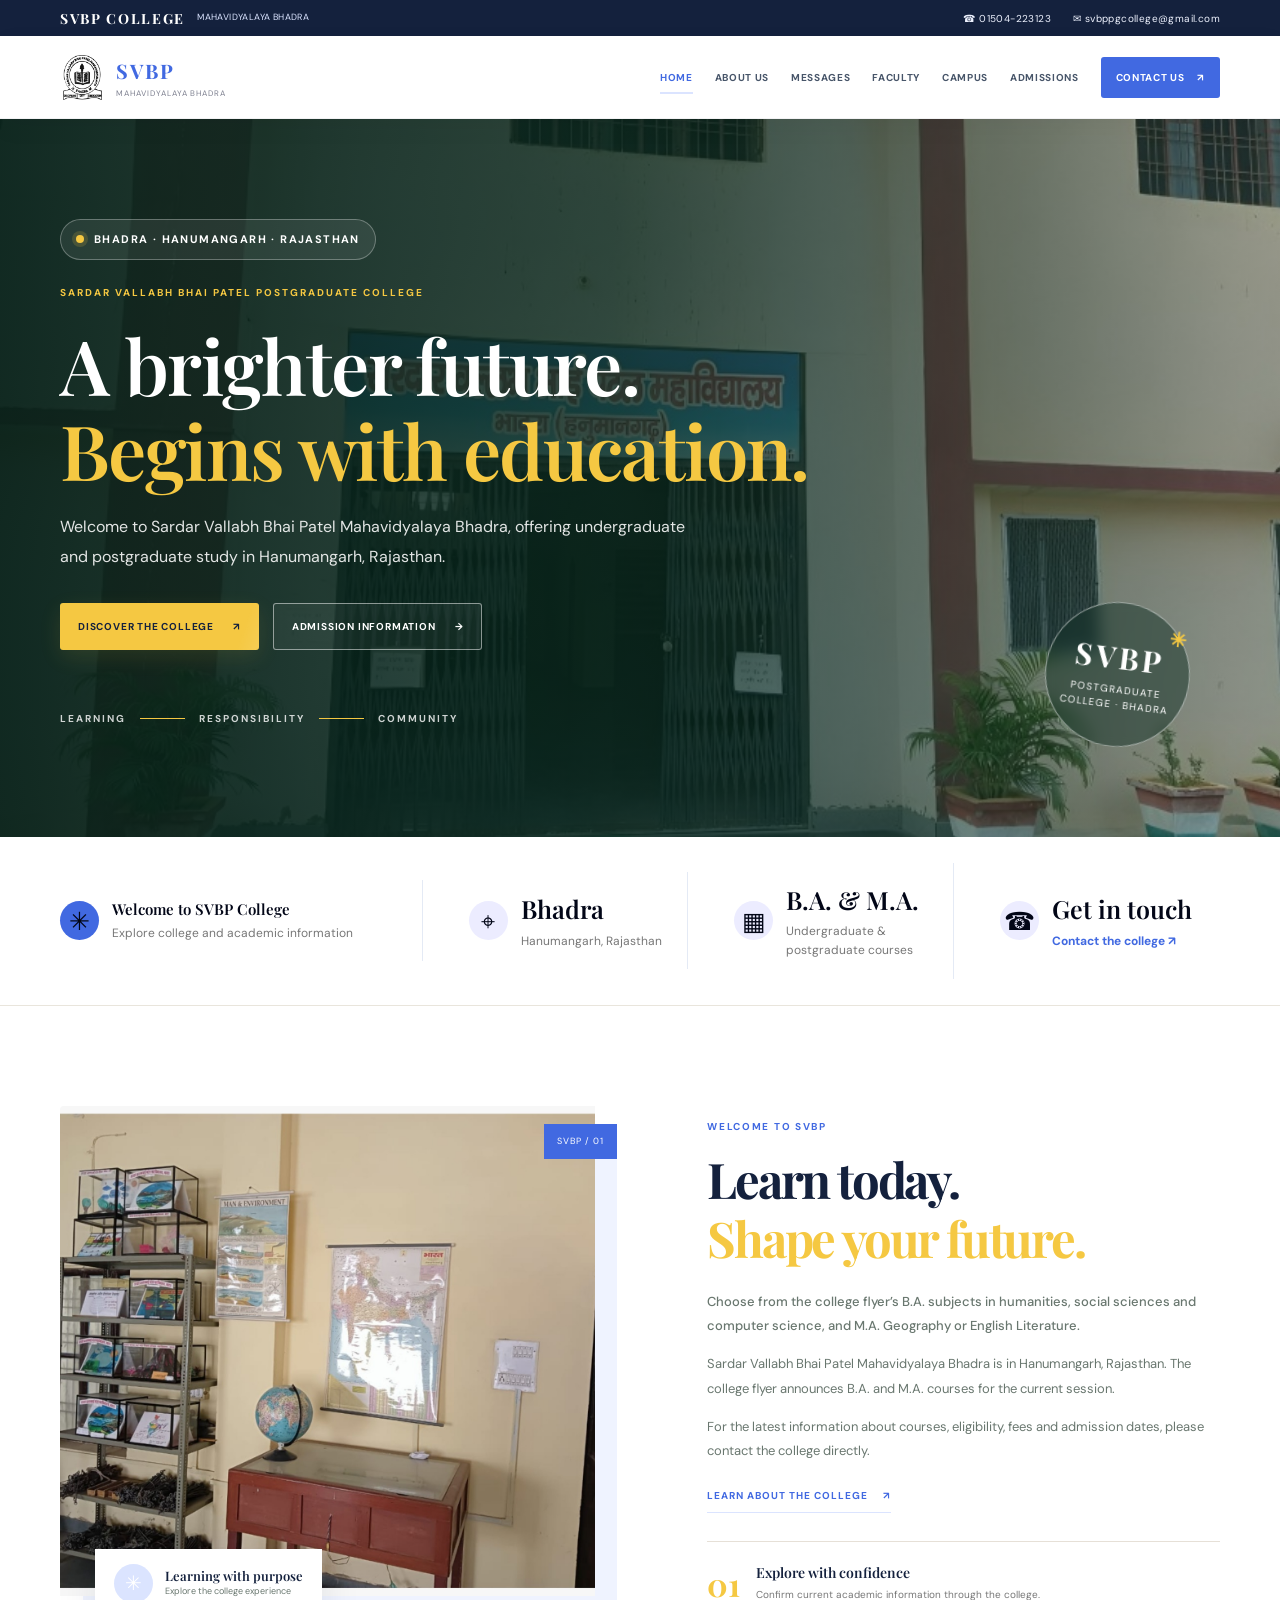
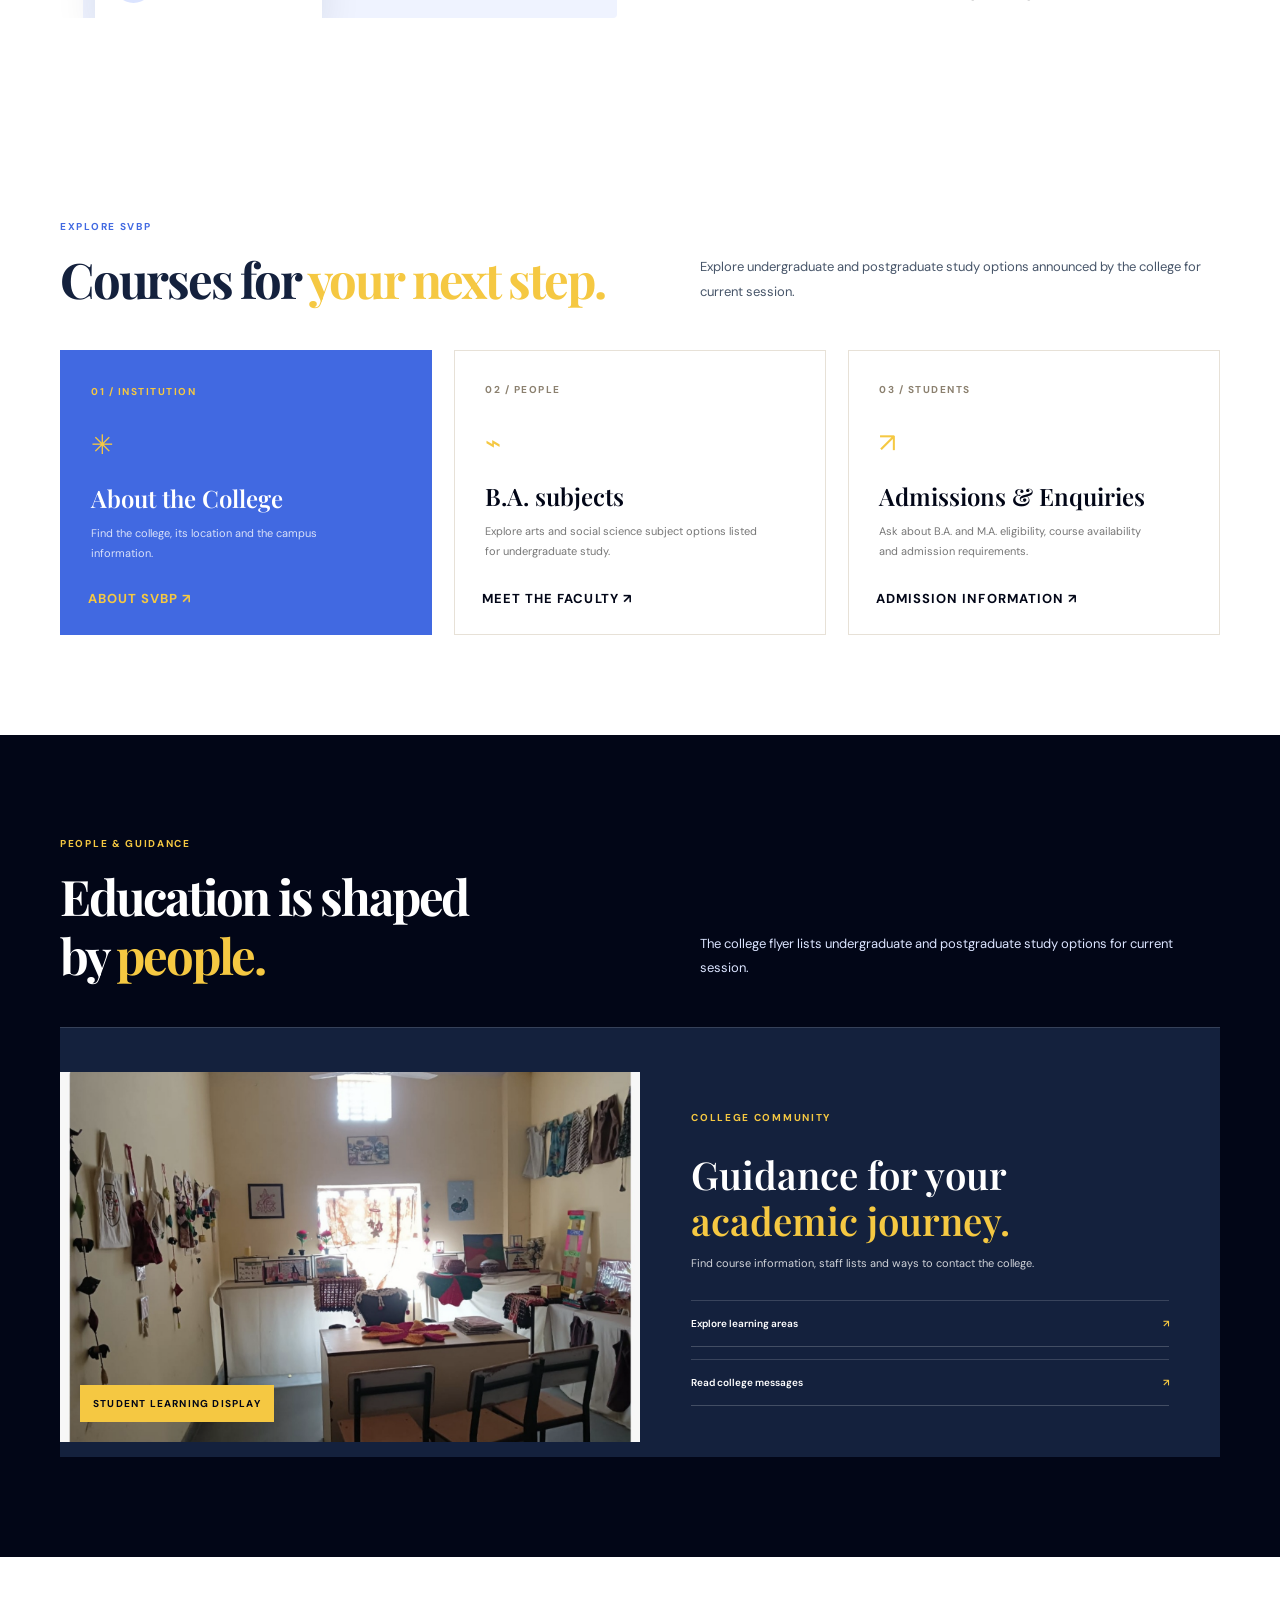
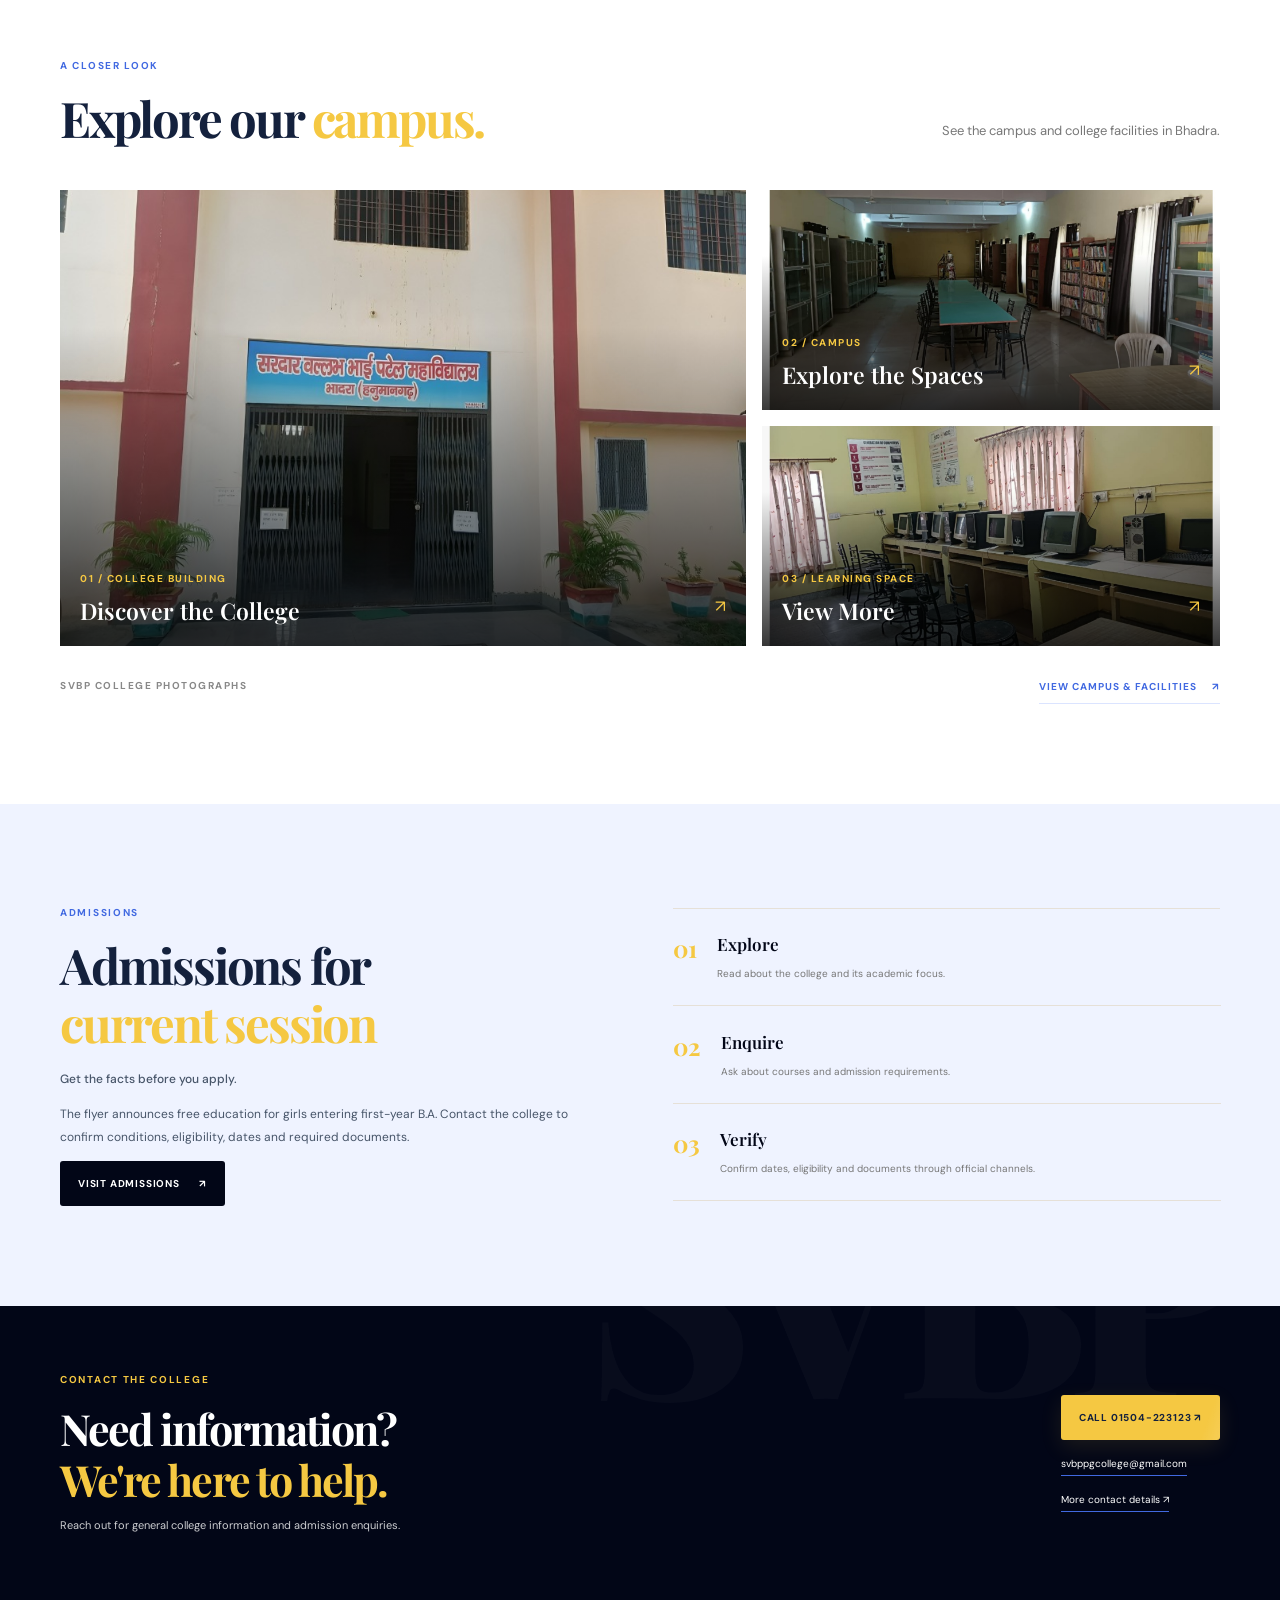
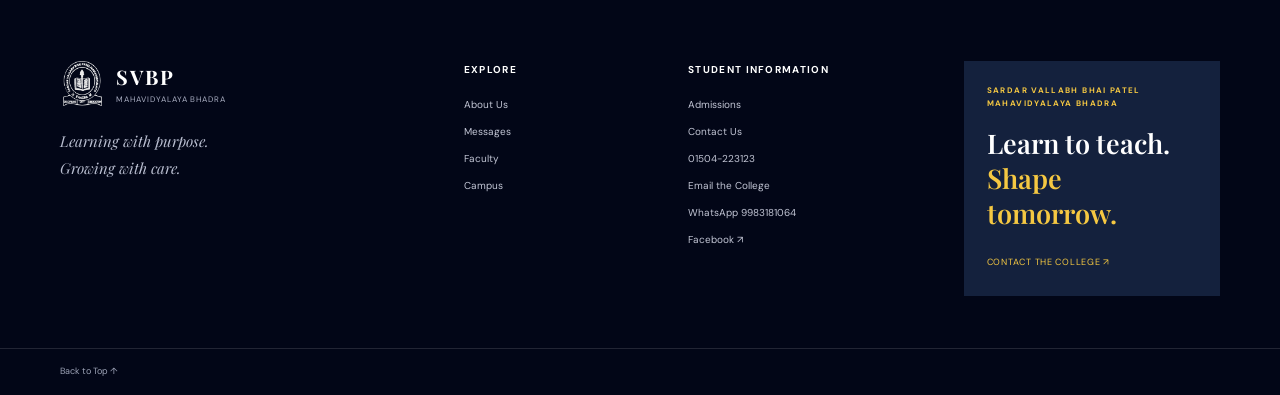
<file: index.html>
<!doctype html>
<html lang="en">
<head>
  <meta charset="utf-8">
  <meta name="viewport" content="width=device-width, initial-scale=1">
  <meta name="theme-color" content="#020617">
  <meta name="description" content="Welcome to Sardar Vallabh Bhai Patel Mahavidyalaya Bhadra, Hanumangarh, Rajasthan. Explore college information, faculty, campus and admission enquiries.">

  <title>Sardar Vallabh Bhai Patel Mahavidyalaya Bhadra | Official Website</title>

  <link rel="preconnect" href="https://fonts.googleapis.com">
  <link rel="preconnect" href="https://fonts.gstatic.com" crossorigin>
  <link href="https://fonts.googleapis.com/css2?family=DM+Sans:wght@400;500;600;700&family=Playfair+Display:wght@500;600;700;800&display=swap" rel="stylesheet">

  <!-- Keep your existing stylesheet -->
  <link rel="stylesheet" href="style.css">

  <!-- All additional styling is inside this file -->
  <style>
    :root {
      --college-green: #020617;
      --college-dark: #020617;
      --college-gold: #f5c842;
      --college-cream: #ffffff;
    }

    html { scroll-behavior: smooth; }

    body {
      margin: 0;
      font-family: 'DM Sans', sans-serif;
      text-rendering: optimizeLegibility;
    }

    a { text-decoration: none; }

    a:focus-visible,
    button:focus-visible {
      outline: 3px solid var(--college-gold);
      outline-offset: 4px;
    }

    .site-header {
      position: relative;
      z-index: 20;
    }

    .home-hero-new {
      position: relative;
      min-height: 690px;
      display: flex;
      align-items: center;
      overflow: hidden;
      background: var(--college-dark);
      color: white;
    }

    .home-hero-new .hero-photo {
      position: absolute;
      inset: 0;
      background-image: url("assets/college-entrance.jpeg");
      background-size: cover;
      background-position: center;
      transform: scale(1.01);
    }

    .home-hero-new .hero-gradient {
      position: absolute;
      inset: 0;
      background: linear-gradient(
        90deg,
        rgba(5, 31, 23, .94) 0%,
        rgba(8, 39, 29, .80) 48%,
        rgba(8, 39, 29, .30) 100%
      );
    }

    .home-hero-new .hero-inner {
      position: relative;
      z-index: 2;
      padding-top: 100px;
      padding-bottom: 110px;
      max-width: 1240px;
    }

    .home-hero-new .pill {
      display: inline-flex;
      align-items: center;
      gap: 10px;
      margin-bottom: 24px;
      padding: 10px 15px;
      border: 1px solid rgba(255,255,255,.3);
      border-radius: 40px;
      background: rgba(255,255,255,.08);
      color: white;
      font-size: 11px;
      font-weight: 700;
      letter-spacing: 1.4px;
    }

    .home-hero-new .pulse {
      width: 8px;
      height: 8px;
      flex-shrink: 0;
      border-radius: 50%;
      background: var(--college-gold);
    }

    .home-hero-new .eyebrow {
      letter-spacing: 2px;
      line-height: 1.8;
    }

    .home-hero-new h1 {
      max-width: 900px;
      margin: 20px 0;
      font-family: 'Playfair Display', serif;
      font-size: clamp(42px, 6vw, 76px);
      font-weight: 600;
      line-height: 1.12;
      letter-spacing: -1.6px;
    }

    .home-hero-new h1 em,
    .intro-text h2 em,
    .section-head h2 em,
    .people-copy h3 em,
    .journey-layout h2 em,
    .contact-strip-inner h2 em,
    .footer-cta h3 em {
      color: var(--college-gold);
      font-style: normal;
    }

    .home-hero-new .hero-desc {
      max-width: 650px;
      margin-bottom: 30px;
      color: rgba(255,255,255,.88);
      font-size: 16px;
      line-height: 1.9;
    }

    .home-hero-new .hero-buttons {
      display: flex;
      flex-wrap: wrap;
      gap: 14px;
    }

    .home-hero-new .hero-bottom {
      display: flex;
      align-items: center;
      gap: 14px;
      margin-top: 60px;
      color: rgba(255,255,255,.8);
      font-size: 10px;
      font-weight: 700;
      letter-spacing: 2px;
    }

    .home-hero-new .hero-line {
      width: 45px;
      height: 1px;
      background: var(--college-gold);
    }

    .home-hero-new .hero-stamp {
      position: absolute;
      z-index: 2;
      right: 7%;
      bottom: 90px;
      display: flex;
      flex-direction: column;
      align-items: center;
      justify-content: center;
      width: 145px;
      height: 145px;
      border: 1px solid rgba(255,255,255,.5);
      border-radius: 50%;
      background: rgba(10,40,29,.45);
      text-align: center;
    }

    .hero-stamp span {
      font-family: 'Playfair Display', serif;
      font-size: 30px;
    }

    .hero-stamp small {
      margin-top: 5px;
      font-size: 10px;
      line-height: 1.5;
    }

    .hero-stamp b {
      margin-top: 5px;
      color: var(--college-gold);
    }

    .home-facts {
      position: relative;
      z-index: 3;
      background: white;
      border-bottom: 1px solid #e9e5dc;
    }

    .facts-grid {
      display: grid;
      grid-template-columns: 1.5fr 1fr 1fr 1fr;
      align-items: center;
      gap: 24px;
      padding-top: 26px;
      padding-bottom: 26px;
    }

    .fact-intro,
    .fact-item {
      display: flex;
      align-items: center;
      gap: 13px;
      min-width: 0;
    }

    .fact-mark,
    .fact-icon {
      color: var(--college-green);
      font-size: 25px;
      flex-shrink: 0;
    }

    .fact-intro b,
    .fact-item b {
      display: block;
      color: var(--college-green);
      font-size: 15px;
      line-height: 1.5;
    }

    .fact-intro small,
    .fact-item small {
      display: block;
      margin-top: 4px;
      color: #777;
      font-size: 12px;
      line-height: 1.6;
    }

    .fact-item a { color: var(--college-green); }

    .home-about .intro-visual {
      position: relative;
      overflow: hidden;
      border-radius: 4px;
    }

    .home-about .intro-visual img {
      display: block;
      width: 100%;
      min-height: 400px;
      object-fit: cover;
    }

    .home-about .intro-text h2,
    .section-head h2,
    .journey-layout h2 {
      font-family: 'Playfair Display', serif;
      font-size: clamp(32px, 4vw, 49px);
      line-height: 1.2;
    }

    .home-about .intro-text > p:not(.eyebrow) {
      line-height: 1.9;
    }

    .about-note {
      display: flex;
      align-items: center;
      gap: 16px;
      margin-top: 28px;
      padding-top: 20px;
      border-top: 1px solid #e6e0d7;
    }

    .about-note > span {
      color: var(--college-gold);
      font-family: 'Playfair Display', serif;
      font-size: 32px;
    }

    .about-note p { margin: 0; }

    .about-note b,
    .about-note small { display: block; }

    .about-note small {
      margin-top: 5px;
      color: #777;
      line-height: 1.6;
    }

    .home-programs { background: var(--college-cream); }

    .section-head.split {
      gap: 35px;
      align-items: flex-end;
    }

    .section-head.split > div { max-width: 650px; }

    .section-head.split > p {
      max-width: 520px;
      line-height: 1.9;
      color: #777;
    }

    .program-grid {
      display: grid;
      grid-template-columns: repeat(3, minmax(0, 1fr));
      gap: 22px;
      margin-top: 38px;
    }

    .program-card {
      display: flex;
      flex-direction: column;
      align-items: flex-start;
      min-height: 285px;
      padding: 30px;
      border: 1px solid #e7e1d7;
      background: white;
      transition: transform .25s ease, box-shadow .25s ease;
    }

    .program-card:hover {
      transform: translateY(-5px);
      box-shadow: 0 18px 40px rgba(20,45,33,.08);
    }

    .program-featured {
      border-top: 3px solid var(--college-gold);
      background: var(--college-green);
      color: white;
    }

    .program-number {
      font-size: 10px;
      font-weight: 700;
      letter-spacing: 1.5px;
      color: #8b806f;
    }

    .program-featured .program-number { color: var(--college-gold); }

    .program-symbol {
      margin-top: 22px;
      color: var(--college-gold);
      font-size: 27px;
    }

    .program-card h3 {
      margin: 15px 0 10px;
      color: var(--college-green);
      font-family: 'Playfair Display', serif;
      font-size: 24px;
    }

    .program-featured h3 { color: white; }

    .program-card p {
      margin: 0;
      color: #777;
      line-height: 1.8;
    }

    .program-featured p { color: rgba(255,255,255,.8); }

    .program-card a {
      display: inline-block;
      margin-top: auto;
      padding-top: 22px;
      color: var(--college-green);
      font-size: 13px;
      font-weight: 700;
    }

    .program-featured a { color: var(--college-gold); }

    .home-people .people-preview {
      display: grid;
      grid-template-columns: 1fr 1fr;
      gap: 0;
      margin-top: 35px;
      background: #14213d;
    }

    .people-photo {
      position: relative;
      min-height: 370px;
      overflow: hidden;
    }

    .people-photo img {
      display: block;
      width: 100%;
      height: 100%;
      min-height: 370px;
      object-fit: cover;
    }

    .people-photo > span {
      position: absolute;
      left: 20px;
      bottom: 20px;
      padding: 10px 13px;
      background: var(--college-gold);
      color: var(--college-dark);
      font-size: 10px;
      font-weight: 700;
      letter-spacing: 1.2px;
    }

    .people-copy {
      display: flex;
      flex-direction: column;
      justify-content: center;
      padding: clamp(25px, 4vw, 55px);
      color: white;
    }

    .people-copy h3 {
      margin: 10px 0;
      font-family: 'Playfair Display', serif;
      font-size: clamp(30px, 3vw, 42px);
      line-height: 1.2;
    }

    .people-copy > p:not(.eyebrow) {
      color: rgba(255,255,255,.8);
      line-height: 1.85;
    }

    .people-links {
      display: grid;
      gap: 12px;
      margin-top: 15px;
    }

    .people-links a {
      display: flex;
      justify-content: space-between;
      gap: 12px;
      padding: 14px 0;
      border-bottom: 1px solid rgba(255,255,255,.2);
      color: white;
      font-weight: 600;
    }

    .people-links a span { color: var(--college-gold); }

    .people-side { display: none; }

    .home-gallery {
      display: grid;
      grid-template-columns: 1.5fr 1fr;
      grid-template-rows: 220px 220px;
      gap: 16px;
      margin-top: 32px;
    }

    .home-gallery a {
      position: relative;
      display: block;
      min-width: 0;
      overflow: hidden;
      background: #ddd;
    }

    .home-gallery .home-gallery-main { grid-row: 1 / 3; }

    .home-gallery img {
      display: block;
      width: 100%;
      height: 100%;
      object-fit: cover;
      transition: transform .4s ease;
    }

    .home-gallery a:hover img { transform: scale(1.04); }

    .home-gallery a::after {
      content: "";
      position: absolute;
      inset: 30% 0 0;
      background: linear-gradient(transparent, rgba(0,0,0,.78));
    }

    .gallery-caption {
      position: absolute;
      z-index: 1;
      right: 20px;
      bottom: 20px;
      left: 20px;
      color: white;
    }

    .gallery-caption small {
      display: block;
      margin-bottom: 8px;
      font-size: 10px;
      font-weight: 700;
      letter-spacing: 1.5px;
    }

    .gallery-caption b {
      display: flex;
      justify-content: space-between;
      gap: 12px;
      font-family: 'Playfair Display', serif;
      font-size: 23px;
    }

    .gallery-caption i {
      color: var(--college-gold);
      font-style: normal;
    }

    .gallery-bottom {
      display: flex;
      justify-content: space-between;
      align-items: center;
      gap: 15px;
      margin-top: 22px;
    }

    .gallery-bottom > span {
      color: #888;
      font-size: 10px;
      font-weight: 700;
      letter-spacing: 1.5px;
    }

    .journey-layout {
      display: grid;
      grid-template-columns: 1fr 1fr;
      align-items: center;
      gap: 65px;
    }

    .journey-layout > div:first-child > p:not(.eyebrow) {
      line-height: 1.9;
    }

    .journey-steps { border-top: 1px solid #e6e0d7; }

    .journey-step {
      display: flex;
      align-items: flex-start;
      gap: 20px;
      padding: 23px 0;
      border-bottom: 1px solid #e6e0d7;
    }

    .journey-step > span {
      color: #f5c842;
      font-family: 'Playfair Display', serif;
      font-size: 24px;
    }

    .journey-step b { color: var(--college-green); }

    .journey-step p {
      margin: 6px 0 0;
      color: #777;
      line-height: 1.7;
    }

    .home-contact-strip {
      padding: 65px 0;
      background: var(--college-green);
      color: white;
    }

    .contact-strip-inner {
      display: flex;
      align-items: center;
      justify-content: space-between;
      gap: 35px;
    }

    .contact-strip-inner h2 {
      margin: 10px 0;
      font-family: 'Playfair Display', serif;
      font-size: clamp(30px, 4vw, 43px);
      line-height: 1.2;
    }

    .contact-strip-inner > div:first-child > p:last-child {
      color: rgba(255,255,255,.8);
      line-height: 1.8;
    }

    .contact-strip-actions {
      display: flex;
      flex-direction: column;
      align-items: flex-start;
      gap: 15px;
      flex-shrink: 0;
    }

    .contact-email {
      color: white;
      overflow-wrap: anywhere;
    }

    @media (max-width: 900px) {
      .home-hero-new { min-height: 600px; }
      .home-hero-new .hero-stamp { display: none; }
      .facts-grid { grid-template-columns: 1fr 1fr; }
      .program-grid { grid-template-columns: 1fr 1fr; }
      .home-people .people-preview { grid-template-columns: 1fr 1fr; }
      .journey-layout { gap: 35px; }
    }

    @media (max-width: 640px) {
      .home-hero-new { min-height: auto; }
      .home-hero-new .hero-gradient {
        background: linear-gradient(90deg, rgba(27,32,84,.92), rgba(27,32,84,.68));
      }
      .home-hero-new .hero-inner {
        padding-top: 75px;
        padding-bottom: 65px;
      }
      .home-hero-new h1 {
        font-size: clamp(37px, 10vw, 52px);
        letter-spacing: -.8px;
      }
      .home-hero-new .hero-desc { font-size: 14px; }
      .home-hero-new .hero-bottom { flex-wrap: wrap; gap: 8px; }
      .home-hero-new .hero-line { width: 20px; }
      .facts-grid { grid-template-columns: 1fr 1fr; gap: 20px 12px; }
      .fact-intro { grid-column: 1 / -1; }
      .home-about .intro-visual img { min-height: 280px; }
      .program-grid { grid-template-columns: 1fr; }
      .program-card { min-height: 245px; }
      .home-people .people-preview { grid-template-columns: 1fr; }
      .people-photo, .people-photo img { min-height: 270px; }
      .home-gallery {
        grid-template-columns: 1fr;
        grid-template-rows: repeat(3, 230px);
      }
      .home-gallery .home-gallery-main { grid-row: auto; }
      .gallery-bottom { align-items: flex-start; flex-direction: column; }
      .journey-layout { grid-template-columns: 1fr; gap: 30px; }
      .contact-strip-inner { align-items: flex-start; flex-direction: column; }
      .contact-strip-actions { width: 100%; }
    }

    @media (prefers-reduced-motion: reduce) {
      html { scroll-behavior: auto; }
      *, *::before, *::after {
        animation-duration: .01ms !important;
        transition-duration: .01ms !important;
      }
    }
  </style>
</head>

<body id="top">

  <div class="topline">
    <div class="container topline-inner">
      <span><b>SVBP COLLEGE</b> <i>MAHAVIDYALAYA BHADRA</i></span>
      <div>
        <a href="tel:+911504223123">☎ 01504-223123</a>
        <a href="mailto:svbppgcollege@gmail.com">✉ svbppgcollege@gmail.com</a>
      </div>
    </div>
  </div>

  <header class="site-header">
    <div class="container nav-wrap">
      <a class="brand" href="index.html" aria-label="SVBP College Home">
        <img src="assets/college-seal.png" alt="College emblem">
        <span><b>SVBP</b><small>MAHAVIDYALAYA BHADRA</small></span>
      </a>

      <button class="menu-toggle" type="button"
        aria-label="Open navigation" aria-expanded="false">☰</button>

      <nav class="nav" aria-label="Main navigation">
        <a class="active" href="index.html" aria-current="page">Home</a>
        <a href="about.html">About Us</a>
        <a href="messages.html">Messages</a>
        <a href="faculty.html">Faculty</a>
        <a href="campus.html">Campus</a>
        <a href="admissions.html">Admissions</a>
        <a class="nav-contact" href="contact.html">Contact Us <span>↗</span></a>
      </nav>
    </div>
  </header>

  <main>

    <!-- Main college introduction -->
    <section class="home-hero home-hero-new">
      <div class="hero-photo"></div>
      <div class="hero-gradient"></div>

      <div class="container hero-inner">
        <div class="pill">
          <span class="pulse"></span>
          BHADRA · HANUMANGARH · RAJASTHAN
        </div>

        <p class="eyebrow light">SARDAR VALLABH BHAI PATEL POSTGRADUATE COLLEGE</p>

        <h1>A brighter future.<br><em>Begins with education.</em></h1>

        <p class="hero-desc">
          Welcome to Sardar Vallabh Bhai Patel Mahavidyalaya Bhadra, offering undergraduate and postgraduate study in Hanumangarh, Rajasthan.
        </p>

        <div class="hero-buttons">
          <a class="btn btn-gold" href="about.html">Discover the College <span>↗</span></a>
          <a class="btn btn-outline" href="admissions.html">Admission Information <span>→</span></a>
        </div>

        <div class="hero-bottom">
          <span>LEARNING</span><span class="hero-line"></span>
          <span>RESPONSIBILITY</span><span class="hero-line"></span>
          <span>COMMUNITY</span>
        </div>
      </div>

      <div class="hero-stamp">
        <span>SVBP</span>
        <small>Postgraduate<br>College · Bhadra</small>
        <b>✳</b>
      </div>
    </section>

    <!-- Key information, not invented statistics -->
    <section class="home-facts" aria-label="College information">
      <div class="container facts-grid">
        <div class="fact-intro">
          <span class="fact-mark">✳</span>
          <div><b>Welcome to SVBP College</b><small>Explore college and academic information</small></div>
        </div>

        <div class="fact-item">
          <span class="fact-icon">⌖</span>
          <div><b>Bhadra</b><small>Hanumangarh, Rajasthan</small></div>
        </div>

        <div class="fact-item">
          <span class="fact-icon">▦</span>
          <div><b>B.A. & M.A.</b><small>Undergraduate & postgraduate courses</small></div>
        </div>

        <div class="fact-item">
          <span class="fact-icon">☎</span>
          <div><b>Get in touch</b><small><a href="contact.html">Contact the college ↗</a></small></div>
        </div>
      </div>
    </section>

    <!-- About the college -->
    <section class="section intro-block home-about">
      <div class="container intro-layout">
        <div class="intro-visual">
          <img src="assets/college-geography-room.jpeg" alt="Geography learning resources and maps displayed in the college">
          <div class="vertical-label">KNOWLEDGE · RESPONSIBILITY · SERVICE</div>
          <div class="image-tag">
            <span>✳</span>
            <div><b>Learning with purpose</b><small>Explore the college experience</small></div>
          </div>
          <div class="photo-index">SVBP / 01</div>
        </div>

        <div class="intro-text">
          <p class="eyebrow">Welcome to SVBP</p>
          <h2>Learn today.<br><em>Shape your future.</em></h2>

          <p class="large-copy">
            Choose from the college flyer’s B.A. subjects in humanities, social sciences and computer science, and M.A. Geography or English Literature.
          </p>

          <p>Sardar Vallabh Bhai Patel Mahavidyalaya Bhadra is in Hanumangarh, Rajasthan. The college flyer announces B.A. and M.A. courses for the current session.</p>

          <p>
            For the latest information about courses, eligibility,
            fees and admission dates, please contact the college directly.
          </p>

          <a class="under-link" href="about.html">Learn About the College <span>↗</span></a>

          <div class="about-note">
            <span>01</span>
            <p><b>Explore with confidence</b><small>Confirm current academic information through the college.</small></p>
          </div>
        </div>
      </div>
    </section>

    <!-- College information and student pathways -->
    <section class="home-programs section">
      <div class="container">
        <div class="section-head split">
          <div>
            <p class="eyebrow">Explore SVBP</p>
            <h2>Courses for <em>your next step.</em></h2>
          </div>
          <p>
            Explore undergraduate and postgraduate study options announced by the college for current session.
            
          </p>
        </div>

        <div class="program-grid">
          <article class="program-card program-featured">
            <div class="program-number">01 / INSTITUTION</div>
            <div class="program-symbol">✳</div>
            <h3>About the College</h3>
            <p>Find the college, its location and the campus information.</p>
            <a href="about.html">About SVBP ↗</a>
          </article>

          <article class="program-card">
            <div class="program-number">02 / PEOPLE</div>
            <div class="program-symbol">⌁</div>
            <h3>B.A. subjects</h3>
            <p>Explore arts and social science subject options listed for undergraduate study.</p>
            <a href="faculty.html">Meet the Faculty ↗</a>
          </article>

          <article class="program-card">
            <div class="program-number">03 / STUDENTS</div>
            <div class="program-symbol">↗</div>
            <h3>Admissions & Enquiries</h3>
            <p>Ask about B.A. and M.A. eligibility, course availability and admission requirements.</p>
            <a href="admissions.html">Admission Information ↗</a>
          </article>
        </div>
      </div>
    </section>

    <!-- Faculty and leadership -->
    <section class="dark-band section home-people">
      <div class="container">
        <div class="section-head split">
          <div>
            <p class="eyebrow light">People & guidance</p>
            <h2>Education is shaped<br>by <em>people.</em></h2>
          </div>
          <p>
            The college flyer lists undergraduate and postgraduate study options for current session.
            
          </p>
        </div>

        <div class="people-preview">
          <div class="people-photo">
            <img src="assets/college-activity-room-new.jpeg" alt="Student activity and learning room">
            <span>STUDENT LEARNING DISPLAY</span>
          </div>

          <div class="people-copy">
            <p class="eyebrow light">College community</p>
            <h3>Guidance for your<br><em>academic journey.</em></h3>
            <p>
              Find course information, staff lists and ways to contact the college.
              
            </p>
            <div class="people-links">
              <a href="faculty.html">Explore learning areas <span>↗</span></a>
              <a href="messages.html">Read college messages <span>↗</span></a>
            </div>
          </div>
        </div>
      </div>
    </section>

    <!-- Campus gallery -->
    <section class="section home-campus">
      <div class="container">
        <div class="section-head split">
          <div>
            <p class="eyebrow">A closer look</p>
            <h2>Explore our <em>campus.</em></h2>
          </div>
          <p>
            See the campus and college facilities in Bhadra.
            
          </p>
        </div>

        <div class="home-gallery">
          <a class="home-gallery-main" href="campus.html">
            <img src="assets/college-entrance.jpeg" alt="Front view of Sardar Vallabh Bhai Patel Mahavidyalaya Bhadra">
            <span class="gallery-caption"><small>01 / COLLEGE BUILDING</small><b>Discover the College <i>↗</i></b></span>
          </a>

          <a href="campus.html">
<img src="assets/college-library-new.jpeg" alt="Students reading and studying in the college library" loading="lazy" decoding="async">
            <span class="gallery-caption"><small>02 / CAMPUS</small><b>Explore the Spaces <i>↗</i></b></span>
          </a>

          <a href="campus.html">
<img src="assets/college-computer-room-new.jpeg" alt="Computers arranged in the college computer laboratory" loading="lazy" decoding="async">
            <span class="gallery-caption"><small>03 / LEARNING SPACE</small><b>View More <i>↗</i></b></span>
          </a>
        </div>

        <div class="gallery-bottom">
          <span>SVBP COLLEGE PHOTOGRAPHS</span>
          <a class="under-link" href="campus.html">View Campus & Facilities <span>↗</span></a>
        </div>
      </div>
    </section>

    <!-- Admission journey -->
    <section class="home-journey section">
      <div class="container journey-layout">
        <div>
          <p class="eyebrow">Admissions</p>
          <h2>Admissions for<br><em>current session</em></h2>
          <p class="large-copy">Get the facts before you apply.</p>
          <p>
            The flyer announces free education for girls entering first-year B.A. Contact the college to confirm conditions, eligibility, dates and required documents.
            
            
          </p>
          <a class="btn btn-dark" href="admissions.html">Visit Admissions <span>↗</span></a>
        </div>

        <div class="journey-steps">
          <div class="journey-step">
            <span>01</span>
            <div><b>Explore</b><p>Read about the college and its academic focus.</p></div>
          </div>
          <div class="journey-step">
            <span>02</span>
            <div><b>Enquire</b><p>Ask about courses and admission requirements.</p></div>
          </div>
          <div class="journey-step">
            <span>03</span>
            <div><b>Verify</b><p>Confirm dates, eligibility and documents through official channels.</p></div>
          </div>
        </div>
      </div>
    </section>

    <!-- Contact call to action -->
    <section class="home-contact-strip">
      <div class="container contact-strip-inner">
        <div>
          <p class="eyebrow light">Contact the College</p>
          <h2>Need information?<br><em>We're here to help.</em></h2>
          <p>Reach out for general college information and admission enquiries.</p>
        </div>

        <div class="contact-strip-actions">
          <a class="btn btn-gold" href="tel:+911504223123">Call 01504-223123 ↗</a>
          <a class="contact-email" href="mailto:svbppgcollege@gmail.com">svbppgcollege@gmail.com</a>
          <a class="contact-email" href="contact.html">More contact details ↗</a>
        </div>
      </div>
    </section>

  </main>

  <footer class="site-footer">
    <div class="container footer-top">
      <div class="footer-brand">
        <a class="brand" href="index.html">
          <img src="assets/college-seal.png" alt="SVBP College emblem">
          <span><b>SVBP</b><small>MAHAVIDYALAYA BHADRA</small></span>
        </a>
        <p>Learning with purpose.<br>Growing with care.</p>
      </div>

      <div class="footer-nav">
        <b>Explore</b>
        <a href="about.html">About Us</a>
        <a href="messages.html">Messages</a>
        <a href="faculty.html">Faculty</a>
        <a href="campus.html">Campus</a>
      </div>

      <div class="footer-nav">
        <b>Student Information</b>
        <a href="admissions.html">Admissions</a>
        <a href="contact.html">Contact Us</a>
        <a href="tel:+911504223123">01504-223123</a>
        <a href="mailto:svbppgcollege@gmail.com">Email the College</a><a href="https://wa.me/919983181064" target="_blank" rel="noopener">WhatsApp 9983181064</a><a href="https://www.facebook.com/share/1EpV7tx6do/" target="_blank" rel="noopener">Facebook ↗</a>
      </div>

      <div class="footer-cta">
        <p class="eyebrow light">Sardar Vallabh Bhai Patel Mahavidyalaya Bhadra</p>
        <h3>Learn to teach.<br><em>Shape tomorrow.</em></h3>
        <a href="contact.html">Contact the College ↗</a>
      </div>
    </div>

    <div class="footer-bottom">
      <div class="container">

        <a href="#top">Back to Top ↑</a>
      </div>
    </div>
  </footer>

  <!-- Keep the existing JavaScript for the mobile navigation -->
  <script src="script.js"></script>
  <script>
    const yearElement = document.getElementById("year");
    if (yearElement) {
      yearElement.textContent = new Date().getFullYear();
    }
  </script>
</body>
</html>
</file>
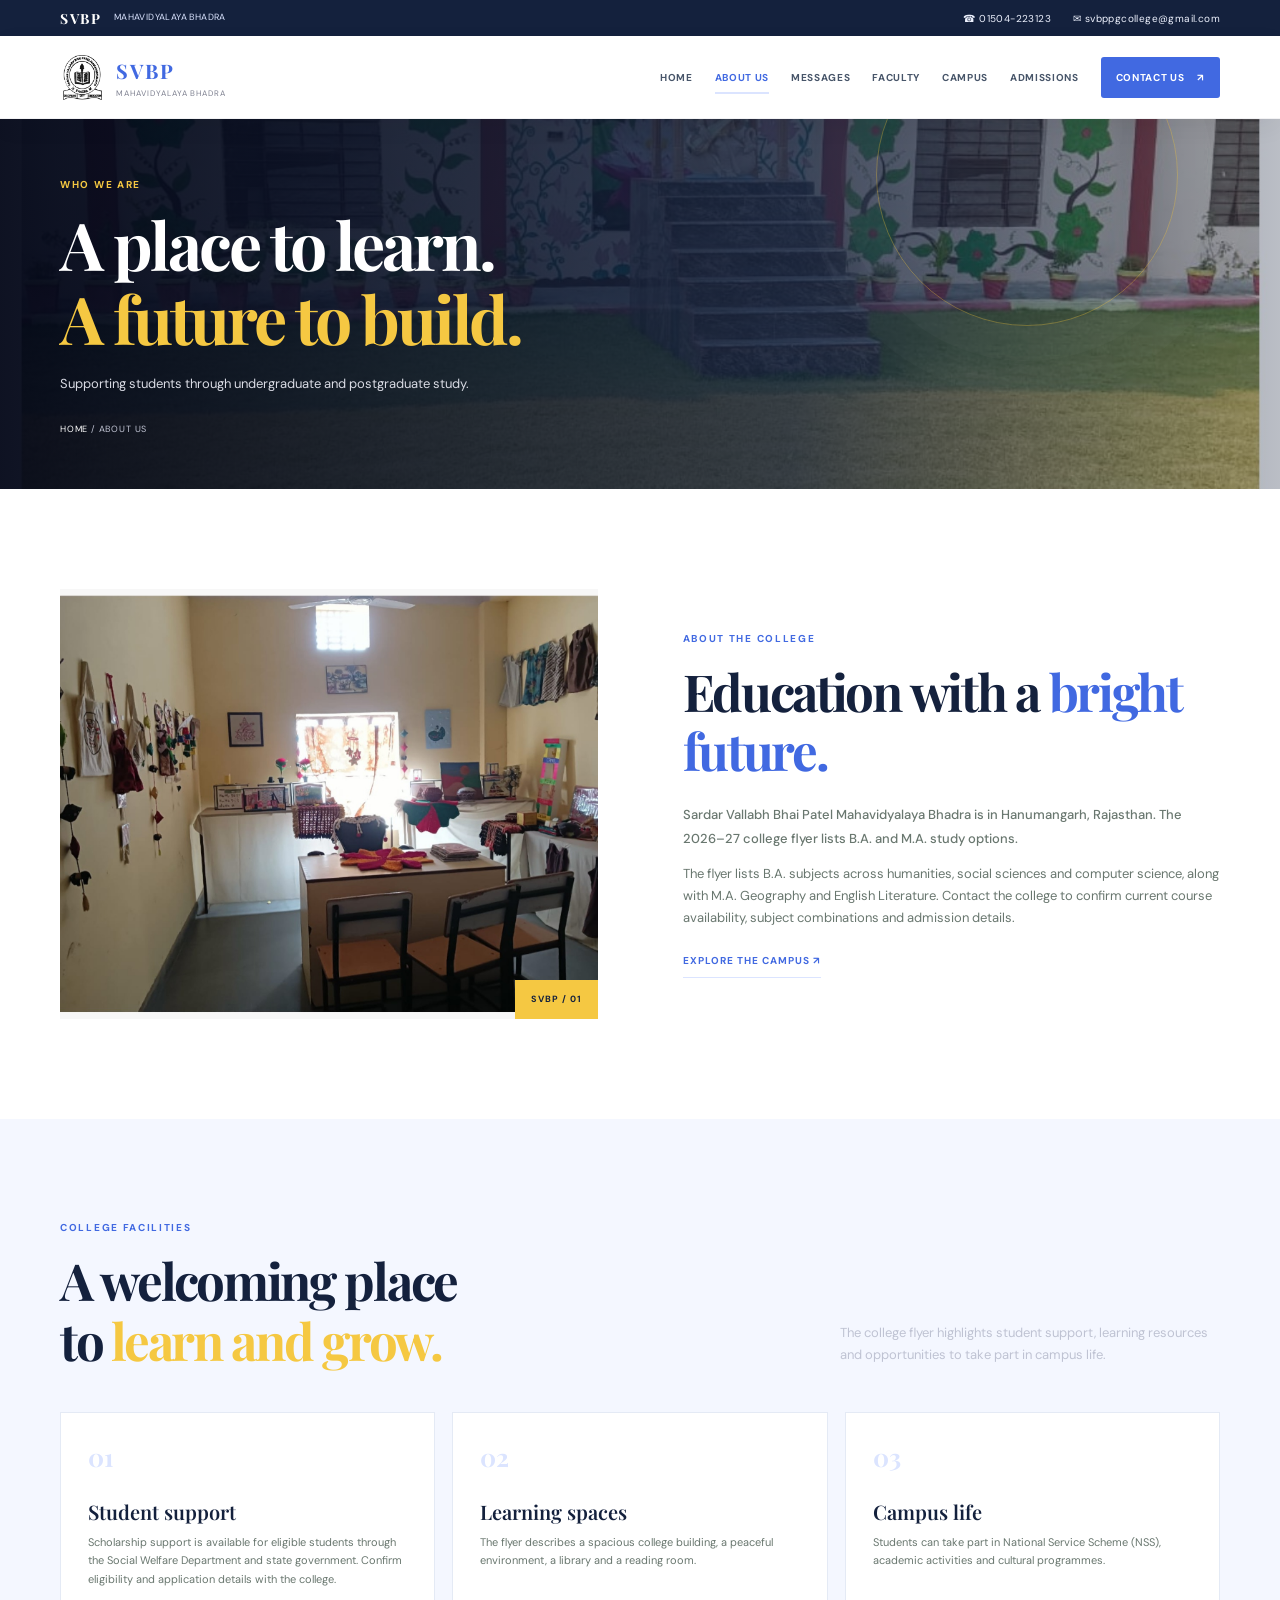
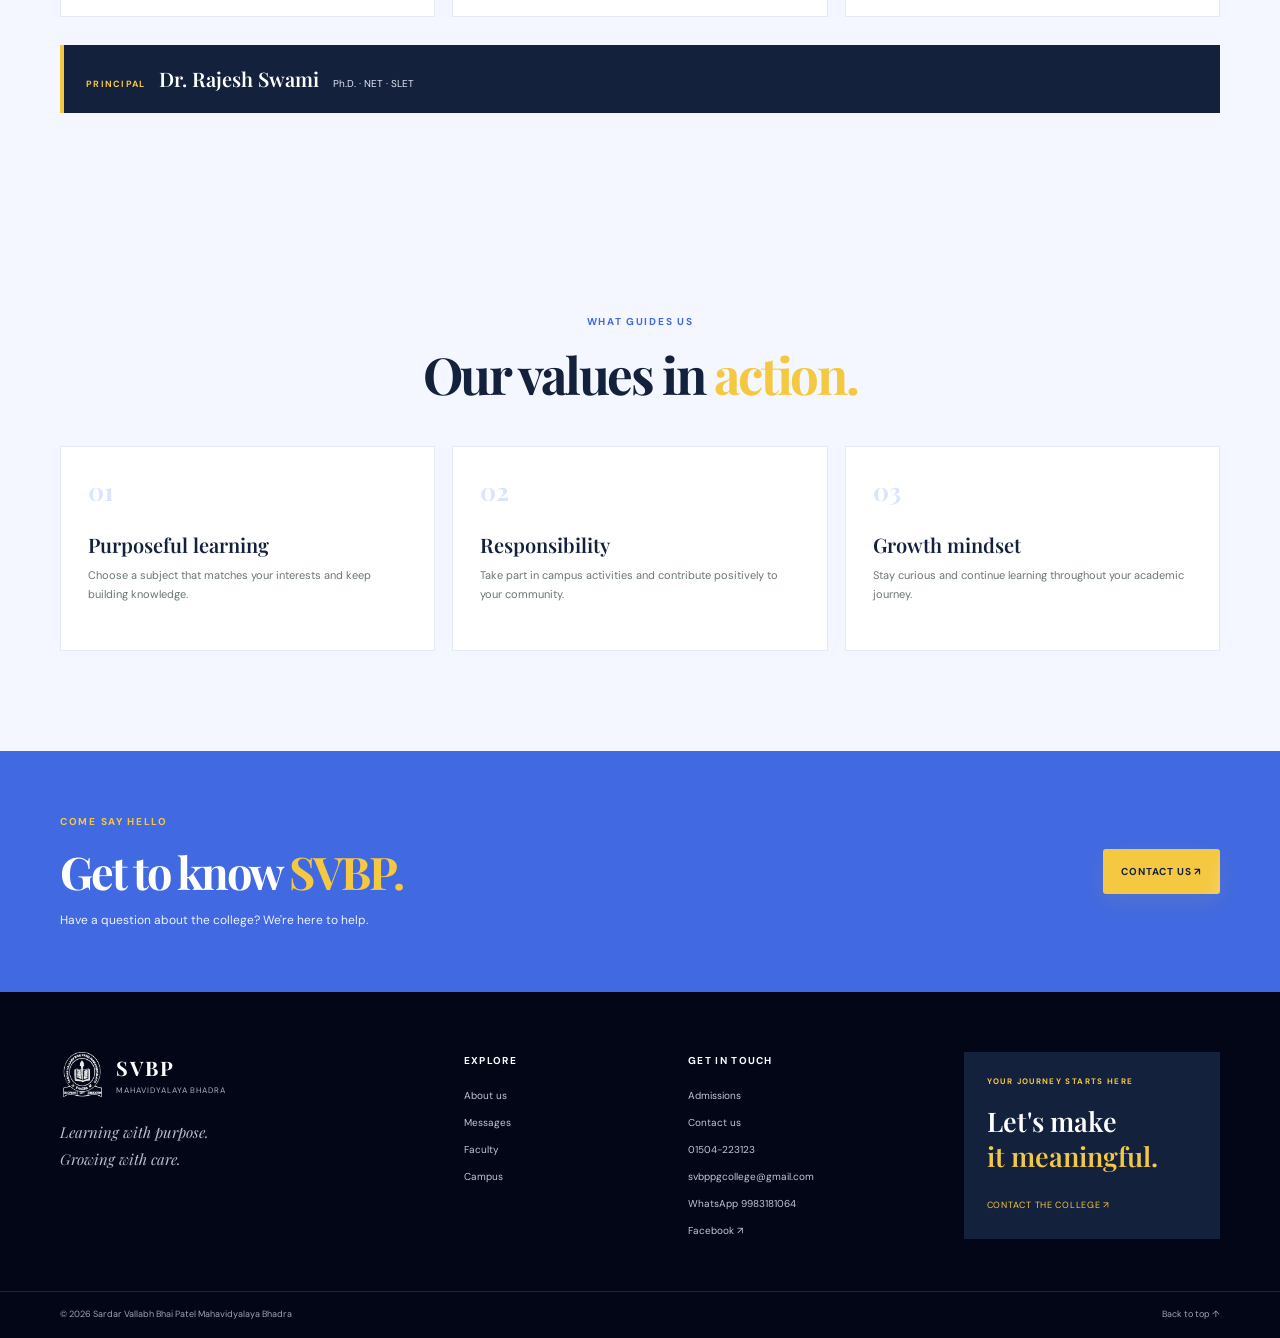
<file: about.html>
<!doctype html>
<html lang="en"><head><meta charset="utf-8"><meta name="viewport" content="width=device-width, initial-scale=1"><meta name="theme-color" content="#020617"><meta name="description" content="Sardar Vallabh Bhai Patel Mahavidyalaya Bhadra, Hanumangarh, Rajasthan."><title>About Us | SVBP Mahavidyalaya Bhadra</title><link rel="preconnect" href="https://fonts.googleapis.com"><link rel="preconnect" href="https://fonts.gstatic.com" crossorigin><link href="https://fonts.googleapis.com/css2?family=DM+Sans:wght@400;500;600;700&family=Playfair+Display:wght@500;600;700;800&display=swap" rel="stylesheet"><link rel="stylesheet" href="style.css"></head><body>
<div class="topline"><div class="container topline-inner"><span><b>SVBP</b> <i>MAHAVIDYALAYA BHADRA</i></span><div><a href="tel:+911504223123">☎ 01504-223123</a><a href="mailto:svbppgcollege@gmail.com">✉ svbppgcollege@gmail.com</a></div></div></div>
<header class="site-header"><div class="container nav-wrap"><a class="brand" href="index.html"><img src="assets/college-seal.png" alt="College emblem"><span><b>SVBP</b><small>MAHAVIDYALAYA BHADRA</small></span></a><button class="menu-toggle" aria-label="Open navigation" aria-expanded="false">☰</button><nav class="nav"><a class="" href="index.html">Home</a><a class="active" href="about.html">About us</a><a class="" href="messages.html">Messages</a><a class="" href="faculty.html">Faculty</a><a class="" href="campus.html">Campus</a><a class="" href="admissions.html">Admissions</a><a class="nav-contact " href="contact.html">Contact us <span>↗</span></a></nav></div></header>
<main><section class="page-hero about-hero"><div class="container"><p class="eyebrow light">Who we are</p><h1>A place to learn.<br><em>A future to build.</em></h1><p>Supporting students through undergraduate and postgraduate study.</p><div class="breadcrumbs"><a href="index.html">Home</a> / About us</div></div></section>
<section class="section"><div class="container split-content"><div class="editorial-image"><img src="assets/college-activity-room-new.jpeg" alt="Student activity and learning room"><span class="image-corner">SVBP / 01</span></div><div><p class="eyebrow">About the college</p><h2>Education with a <em>bright future.</em></h2><p class="large-copy">Sardar Vallabh Bhai Patel Mahavidyalaya Bhadra is in Hanumangarh, Rajasthan. The 2026–27 college flyer lists B.A. and M.A. study options.</p><p>The flyer lists B.A. subjects across humanities, social sciences and computer science, along with M.A. Geography and English Literature. Contact the college to confirm current course availability, subject combinations and admission details.</p><a class="under-link" href="campus.html">Explore the campus ↗</a></div></div></section>
<section class="soft-section section"><div class="container"><div class="section-head split"><div><p class="eyebrow">College facilities</p><h2>A welcoming place<br>to <em>learn and grow.</em></h2></div><p>The college flyer highlights student support, learning resources and opportunities to take part in campus life.</p></div><div class="value-grid"><article><span>01</span><h3>Student support</h3><p>Scholarship support is available for eligible students through the Social Welfare Department and state government. Confirm eligibility and application details with the college.</p></article><article><span>02</span><h3>Learning spaces</h3><p>The flyer describes a spacious college building, a peaceful environment, a library and a reading room.</p></article><article><span>03</span><h3>Campus life</h3><p>Students can take part in National Service Scheme (NSS), academic activities and cultural programmes.</p></article></div><div class="principal-note"><span>PRINCIPAL</span><b>Dr. Rajesh Swami</b><small>Ph.D. · NET · SLET</small></div></div></section>
<section class="soft-section section"><div class="container"><div class="section-head center"><p class="eyebrow">What guides us</p><h2>Our values in <em>action.</em></h2></div><div class="value-grid"><article><span>01</span><h3>Purposeful learning</h3><p>Choose a subject that matches your interests and keep building knowledge.</p></article><article><span>02</span><h3>Responsibility</h3><p>Take part in campus activities and contribute positively to your community.</p></article><article><span>03</span><h3>Growth mindset</h3><p>Stay curious and continue learning throughout your academic journey.</p></article></div></div></section>
<section class="cta-section"><div class="container cta-inner"><div><p class="eyebrow light">Come say hello</p><h2>Get to know <em>SVBP.</em></h2><p>Have a question about the college? We're here to help.</p></div><a class="btn btn-gold" href="contact.html">Contact us ↗</a></div></section></main>
<footer class="site-footer"><div class="container footer-top"><div class="footer-brand"><a class="brand" href="index.html"><img src="assets/college-seal.png" alt=""><span><b>SVBP</b><small>MAHAVIDYALAYA BHADRA</small></span></a><p>Learning with purpose.<br>Growing with care.</p></div><div class="footer-nav"><b>Explore</b><a href="about.html">About us</a><a href="messages.html">Messages</a><a href="faculty.html">Faculty</a><a href="campus.html">Campus</a></div><div class="footer-nav"><b>Get in touch</b><a href="admissions.html">Admissions</a><a href="contact.html">Contact us</a><a href="tel:+911504223123">01504-223123</a><a href="mailto:svbppgcollege@gmail.com">svbppgcollege@gmail.com</a><a href="https://wa.me/919983181064" target="_blank" rel="noopener">WhatsApp 9983181064</a><a href="https://www.facebook.com/share/1EpV7tx6do/" target="_blank" rel="noopener">Facebook ↗</a></div><div class="footer-cta"><p class="eyebrow light">Your journey starts here</p><h3>Let's make<br><em>it meaningful.</em></h3><a href="contact.html">Contact the college ↗</a></div></div><div class="footer-bottom"><div class="container"><span>© <span id="year"></span> Sardar Vallabh Bhai Patel Mahavidyalaya Bhadra</span><a href="#top">Back to top ↑</a></div></div></footer><script src="script.js"></script></body></html>
</file>
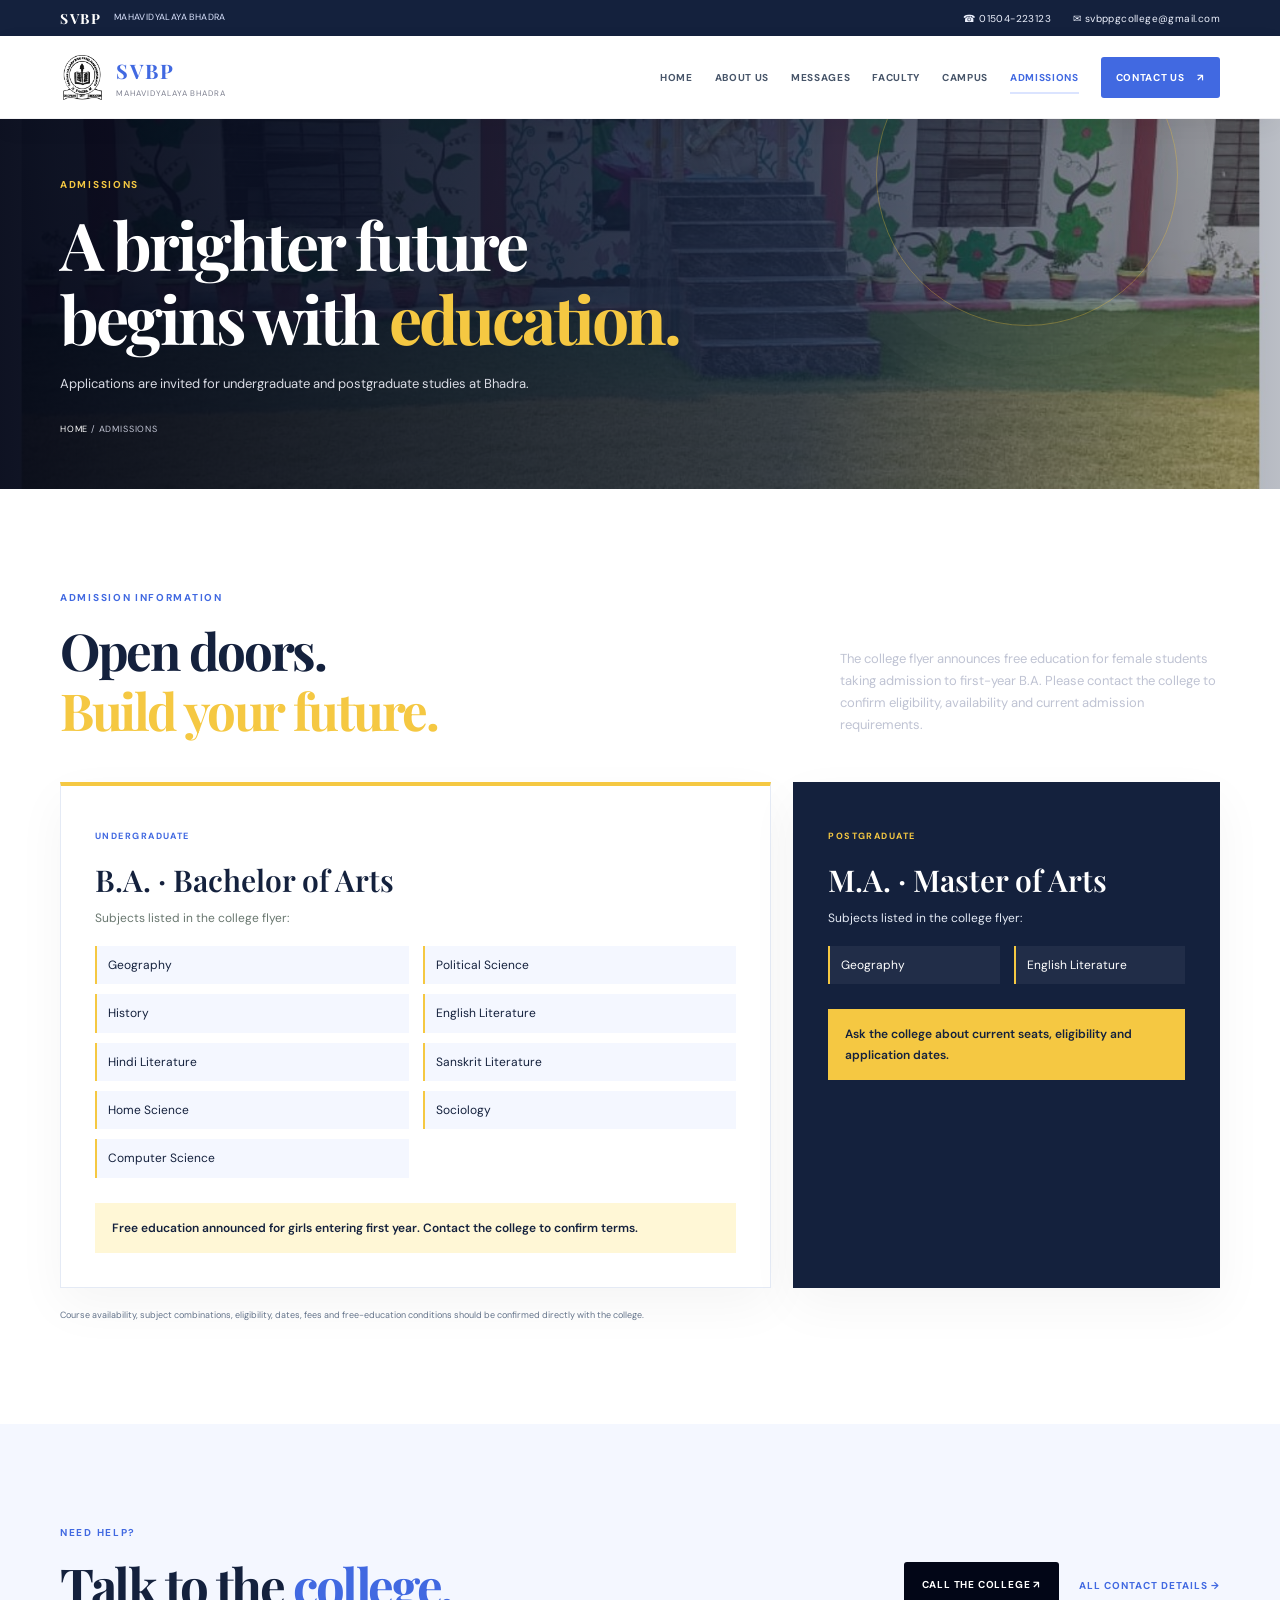
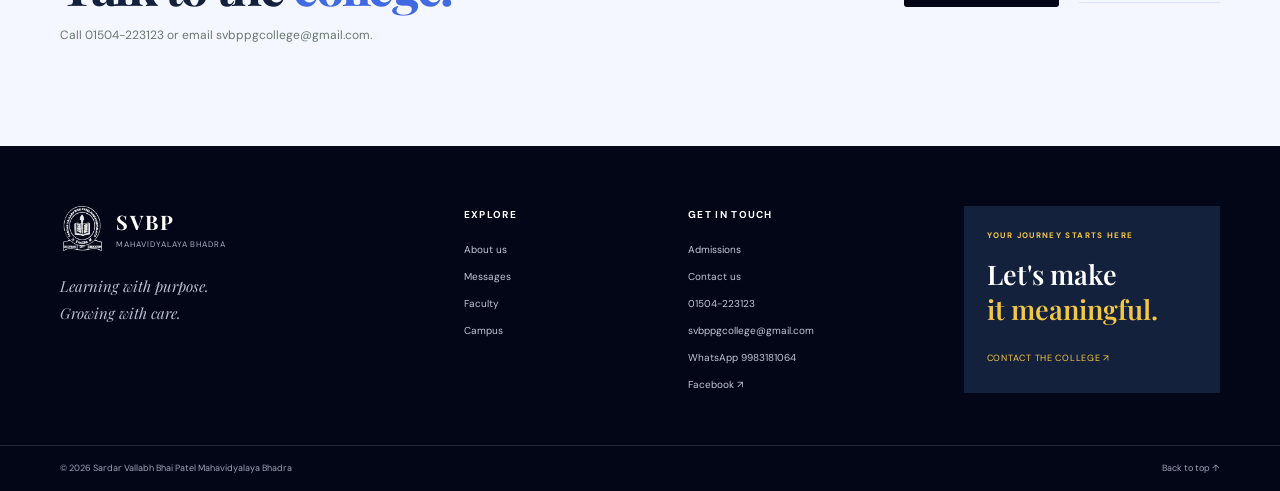
<file: admissions.html>
<!doctype html>
<html lang="en"><head><meta charset="utf-8"><meta name="viewport" content="width=device-width, initial-scale=1"><meta name="theme-color" content="#020617"><meta name="description" content="Sardar Vallabh Bhai Patel Mahavidyalaya Bhadra, Hanumangarh, Rajasthan."><title>Admissions | SVBP Mahavidyalaya Bhadra</title><link rel="preconnect" href="https://fonts.googleapis.com"><link rel="preconnect" href="https://fonts.gstatic.com" crossorigin><link href="https://fonts.googleapis.com/css2?family=DM+Sans:wght@400;500;600;700&family=Playfair+Display:wght@500;600;700;800&display=swap" rel="stylesheet"><link rel="stylesheet" href="style.css"></head><body>
<div class="topline"><div class="container topline-inner"><span><b>SVBP</b> <i>MAHAVIDYALAYA BHADRA</i></span><div><a href="tel:+911504223123">☎ 01504-223123</a><a href="mailto:svbppgcollege@gmail.com">✉ svbppgcollege@gmail.com</a></div></div></div>
<header class="site-header"><div class="container nav-wrap"><a class="brand" href="index.html"><img src="assets/college-seal.png" alt="College emblem"><span><b>SVBP</b><small>MAHAVIDYALAYA BHADRA</small></span></a><button class="menu-toggle" aria-label="Open navigation" aria-expanded="false">☰</button><nav class="nav"><a class="" href="index.html">Home</a><a class="" href="about.html">About us</a><a class="" href="messages.html">Messages</a><a class="" href="faculty.html">Faculty</a><a class="" href="campus.html">Campus</a><a class="active" href="admissions.html">Admissions</a><a class="nav-contact " href="contact.html">Contact us <span>↗</span></a></nav></div></header>
<main><section class="page-hero admissions-hero"><div class="container"><p class="eyebrow light">Admissions</p><h1>A brighter future<br>begins with <em>education.</em></h1><p>Applications are invited for undergraduate and postgraduate studies at Bhadra.</p><div class="breadcrumbs"><a href="index.html">Home</a> / Admissions</div></div></section>
<section class="section"><div class="container"><div class="section-head split"><div><p class="eyebrow">Admission information</p><h2>Open doors.<br><em>Build your future.</em></h2></div><p>The college flyer announces free education for female students taking admission to first-year B.A. Please contact the college to confirm eligibility, availability and current admission requirements.</p></div><div class="course-grid"><article class="course-card"><span class="course-label">UNDERGRADUATE</span><h3>B.A. · Bachelor of Arts</h3><p>Subjects listed in the college flyer:</p><ul><li>Geography</li><li>Political Science</li><li>History</li><li>English Literature</li><li>Hindi Literature</li><li>Sanskrit Literature</li><li>Home Science</li><li>Sociology</li><li>Computer Science</li></ul><div class="course-callout">Free education announced for girls entering first year. Contact the college to confirm terms.</div></article><article class="course-card course-card-dark"><span class="course-label">POSTGRADUATE</span><h3>M.A. · Master of Arts</h3><p>Subjects listed in the college flyer:</p><ul><li>Geography</li><li>English Literature</li></ul><div class="course-callout">Ask the college about current seats, eligibility and application dates.</div></article></div><p class="content-note">Course availability, subject combinations, eligibility, dates, fees and free-education conditions should be confirmed directly with the college.</p></div></section>
<section class="soft-section section"><div class="container contact-banner"><div><p class="eyebrow">Need help?</p><h2>Talk to the <em>college.</em></h2><p>Call 01504-223123 or email svbppgcollege@gmail.com.</p></div><div class="banner-actions"><a class="btn btn-dark" href="tel:+911504223123">Call the college ↗</a><a class="under-link" href="contact.html">All contact details →</a></div></div></section></main>
<footer class="site-footer"><div class="container footer-top"><div class="footer-brand"><a class="brand" href="index.html"><img src="assets/college-seal.png" alt=""><span><b>SVBP</b><small>MAHAVIDYALAYA BHADRA</small></span></a><p>Learning with purpose.<br>Growing with care.</p></div><div class="footer-nav"><b>Explore</b><a href="about.html">About us</a><a href="messages.html">Messages</a><a href="faculty.html">Faculty</a><a href="campus.html">Campus</a></div><div class="footer-nav"><b>Get in touch</b><a href="admissions.html">Admissions</a><a href="contact.html">Contact us</a><a href="tel:+911504223123">01504-223123</a><a href="mailto:svbppgcollege@gmail.com">svbppgcollege@gmail.com</a><a href="https://wa.me/919983181064" target="_blank" rel="noopener">WhatsApp 9983181064</a><a href="https://www.facebook.com/share/1EpV7tx6do/" target="_blank" rel="noopener">Facebook ↗</a></div><div class="footer-cta"><p class="eyebrow light">Your journey starts here</p><h3>Let's make<br><em>it meaningful.</em></h3><a href="contact.html">Contact the college ↗</a></div></div><div class="footer-bottom"><div class="container"><span>© <span id="year"></span> Sardar Vallabh Bhai Patel Mahavidyalaya Bhadra</span><a href="#top">Back to top ↑</a></div></div></footer><script src="script.js"></script></body></html>
</file>
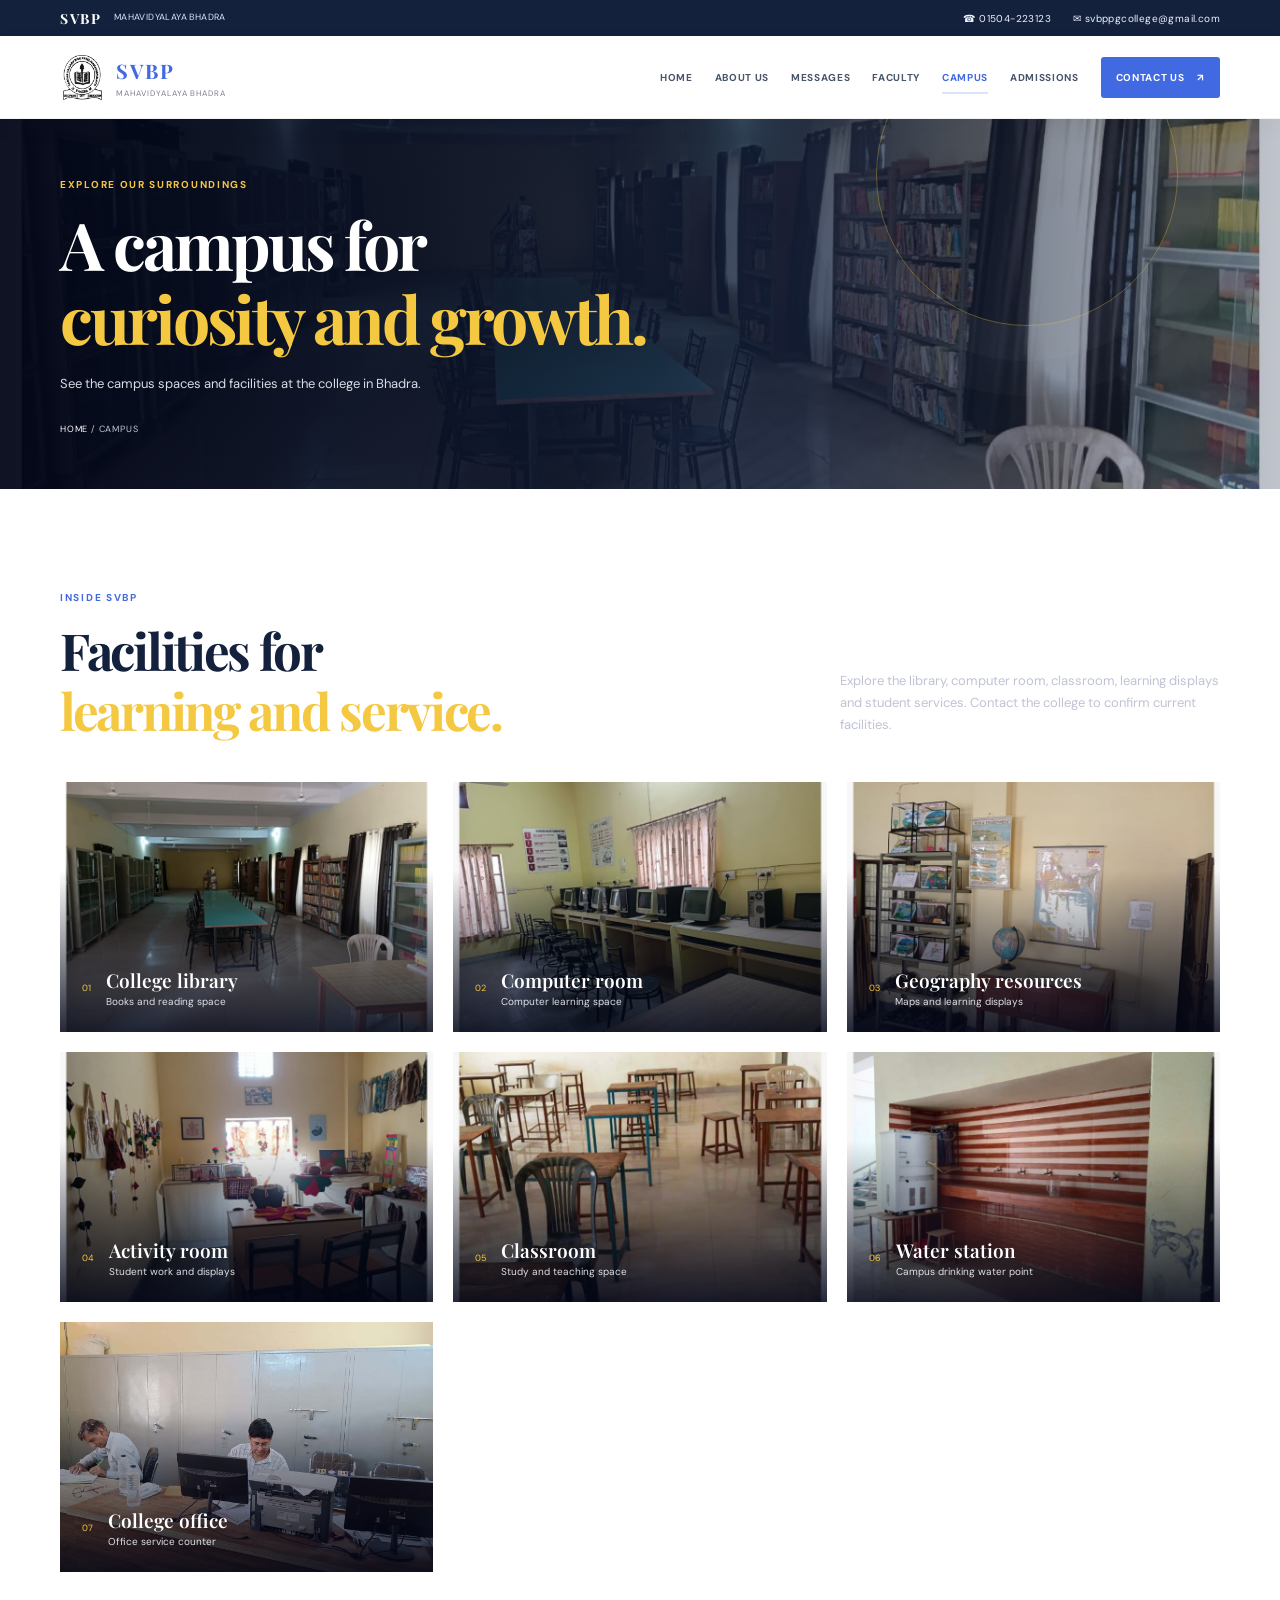
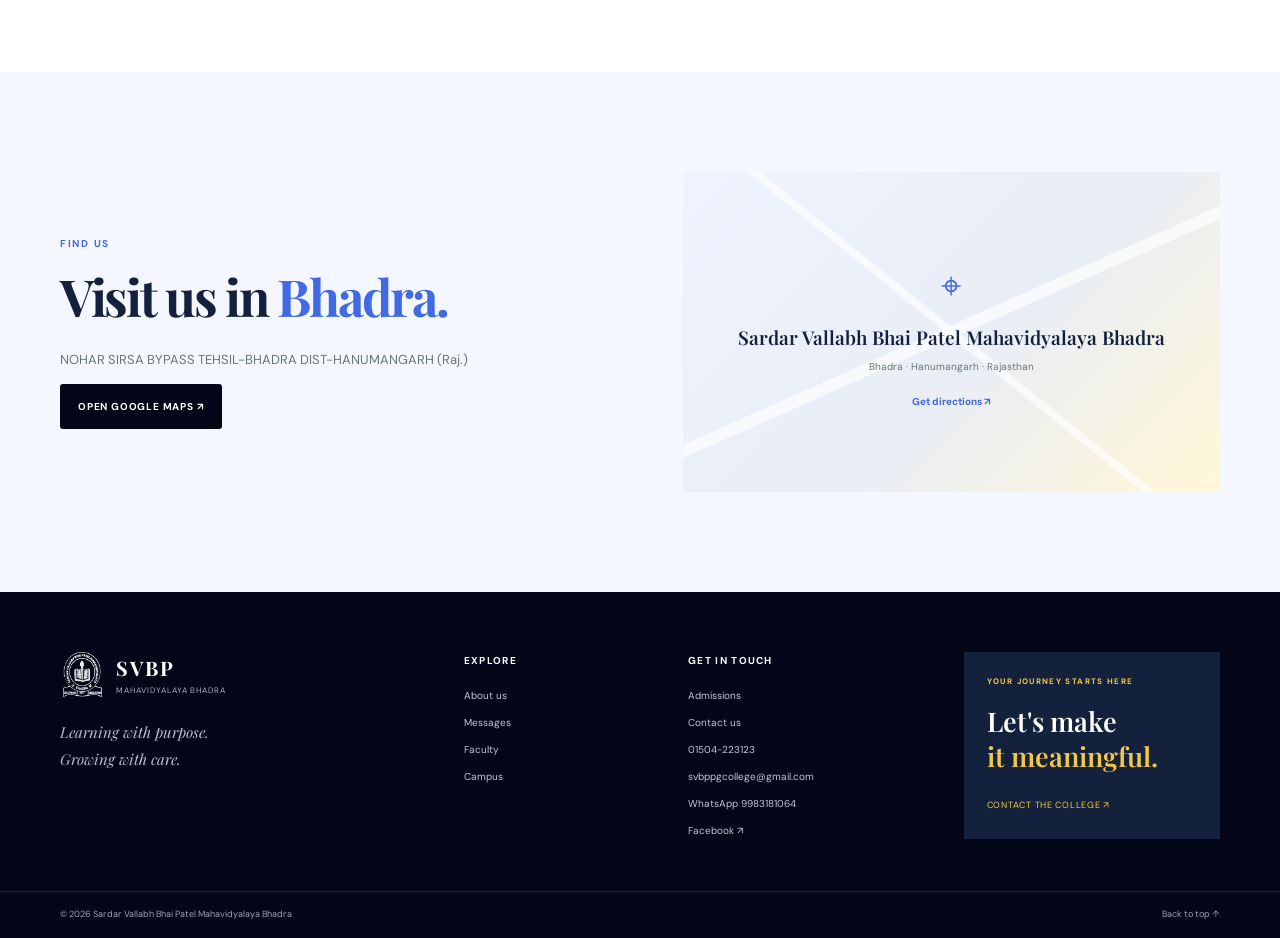
<file: campus.html>
<!doctype html>
<html lang="en"><head><meta charset="utf-8"><meta name="viewport" content="width=device-width, initial-scale=1"><meta name="theme-color" content="#020617"><meta name="description" content="Sardar Vallabh Bhai Patel Mahavidyalaya Bhadra, Hanumangarh, Rajasthan."><title>Campus | SVBP Mahavidyalaya Bhadra</title><link rel="preconnect" href="https://fonts.googleapis.com"><link rel="preconnect" href="https://fonts.gstatic.com" crossorigin><link href="https://fonts.googleapis.com/css2?family=DM+Sans:wght@400;500;600;700&family=Playfair+Display:wght@500;600;700;800&display=swap" rel="stylesheet"><link rel="stylesheet" href="style.css"></head><body>
<div class="topline"><div class="container topline-inner"><span><b>SVBP</b> <i>MAHAVIDYALAYA BHADRA</i></span><div><a href="tel:+911504223123">☎ 01504-223123</a><a href="mailto:svbppgcollege@gmail.com">✉ svbppgcollege@gmail.com</a></div></div></div>
<header class="site-header"><div class="container nav-wrap"><a class="brand" href="index.html"><img src="assets/college-seal.png" alt="College emblem"><span><b>SVBP</b><small>MAHAVIDYALAYA BHADRA</small></span></a><button class="menu-toggle" aria-label="Open navigation" aria-expanded="false">☰</button><nav class="nav"><a class="" href="index.html">Home</a><a class="" href="about.html">About us</a><a class="" href="messages.html">Messages</a><a class="" href="faculty.html">Faculty</a><a class="active" href="campus.html">Campus</a><a class="" href="admissions.html">Admissions</a><a class="nav-contact " href="contact.html">Contact us <span>↗</span></a></nav></div></header>
<main><section class="page-hero campus-hero"><div class="container"><p class="eyebrow light">Explore our surroundings</p><h1>A campus for<br><em>curiosity and growth.</em></h1><p>See the campus spaces and facilities at the college in Bhadra.</p><div class="breadcrumbs"><a href="index.html">Home</a> / Campus</div></div></section>
<section class="section"><div class="container"><div class="section-head split"><div><p class="eyebrow">Inside SVBP</p><h2>Facilities for<br><em>learning and service.</em></h2></div><p>Explore the library, computer room, classroom, learning displays and student services. Contact the college to confirm current facilities.</p></div><div class="gallery-grid campus-gallery-grid"><figure><img src="assets/college-library-new.jpeg" alt="Reading tables and book shelves in the college library" loading="lazy" decoding="async"><figcaption><span>01</span><div><b>College library</b><small>Books and reading space</small></div></figcaption></figure>
<figure><img src="assets/college-computer-room-new.jpeg" alt="Desktop computers in the college computer room" loading="lazy" decoding="async"><figcaption><span>02</span><div><b>Computer room</b><small>Computer learning space</small></div></figcaption></figure>
<figure><img src="assets/college-geography-room.jpeg" alt="Maps and geography learning displays in a college room" loading="lazy" decoding="async"><figcaption><span>03</span><div><b>Geography resources</b><small>Maps and learning displays</small></div></figcaption></figure>
<figure><img src="assets/college-activity-room-new.jpeg" alt="Student activity room with crafts and learning displays" loading="lazy" decoding="async"><figcaption><span>04</span><div><b>Activity room</b><small>Student work and displays</small></div></figcaption></figure>
<figure><img src="assets/college-classroom.jpeg" alt="College classroom with desks arranged for study" loading="lazy" decoding="async"><figcaption><span>05</span><div><b>Classroom</b><small>Study and teaching space</small></div></figcaption></figure>
<figure><img src="assets/college-water-point.jpeg" alt="Drinking water station at the college" loading="lazy" decoding="async"><figcaption><span>06</span><div><b>Water station</b><small>Campus drinking water point</small></div></figcaption></figure>
<figure><img src="assets/college-office.jpeg" alt="College office counter and staff work area" loading="lazy" decoding="async"><figcaption><span>07</span><div><b>College office</b><small>Office service counter</small></div></figcaption></figure>
</div></div></section>
<section class="soft-section section"><div class="container split-content"><div><p class="eyebrow">Find us</p><h2>Visit us in <em>Bhadra.</em></h2><p>NOHAR SIRSA BYPASS TEHSIL-BHADRA DIST-HANUMANGARH (Raj.)</p><a class="btn btn-dark" href="https://maps.google.com/?q=Nohar+Sirsa+Bypass+Bhadra+Hanumangarh" target="_blank" rel="noopener">Open Google Maps ↗</a></div><div class="map-panel"><span class="map-icon">⌖</span><b>Sardar Vallabh Bhai Patel Mahavidyalaya Bhadra</b><span>Bhadra · Hanumangarh · Rajasthan</span><a href="https://maps.google.com/?q=Nohar+Sirsa+Bypass+Bhadra+Hanumangarh" target="_blank" rel="noopener">Get directions ↗</a></div></div></section></main>
<footer class="site-footer"><div class="container footer-top"><div class="footer-brand"><a class="brand" href="index.html"><img src="assets/college-seal.png" alt=""><span><b>SVBP</b><small>MAHAVIDYALAYA BHADRA</small></span></a><p>Learning with purpose.<br>Growing with care.</p></div><div class="footer-nav"><b>Explore</b><a href="about.html">About us</a><a href="messages.html">Messages</a><a href="faculty.html">Faculty</a><a href="campus.html">Campus</a></div><div class="footer-nav"><b>Get in touch</b><a href="admissions.html">Admissions</a><a href="contact.html">Contact us</a><a href="tel:+911504223123">01504-223123</a><a href="mailto:svbppgcollege@gmail.com">svbppgcollege@gmail.com</a><a href="https://wa.me/919983181064" target="_blank" rel="noopener">WhatsApp 9983181064</a><a href="https://www.facebook.com/share/1EpV7tx6do/" target="_blank" rel="noopener">Facebook ↗</a></div><div class="footer-cta"><p class="eyebrow light">Your journey starts here</p><h3>Let's make<br><em>it meaningful.</em></h3><a href="contact.html">Contact the college ↗</a></div></div><div class="footer-bottom"><div class="container"><span>© <span id="year"></span> Sardar Vallabh Bhai Patel Mahavidyalaya Bhadra</span><a href="#top">Back to top ↑</a></div></div></footer><script src="script.js"></script></body></html>
</file>
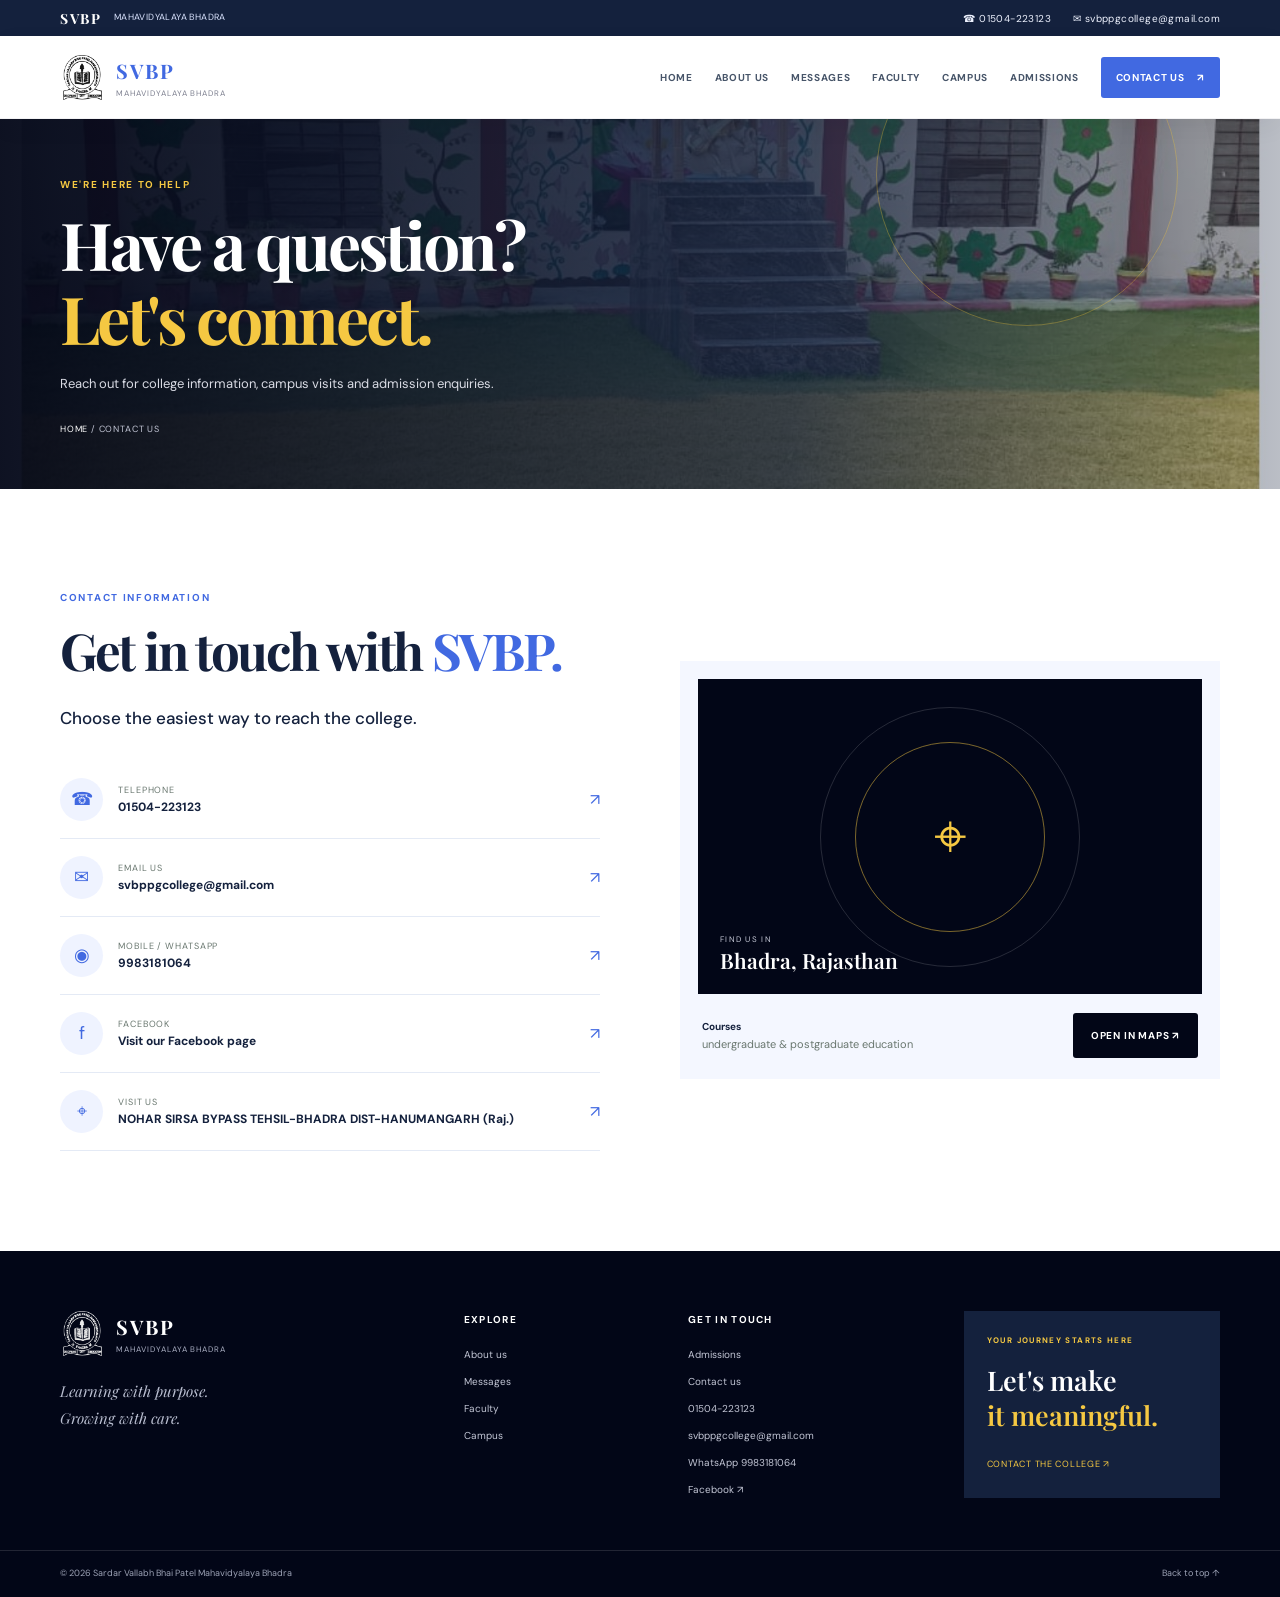
<file: contact.html>
<!doctype html>
<html lang="en"><head><meta charset="utf-8"><meta name="viewport" content="width=device-width, initial-scale=1"><meta name="theme-color" content="#020617"><meta name="description" content="Sardar Vallabh Bhai Patel Mahavidyalaya Bhadra, Hanumangarh, Rajasthan."><title>Contact Us | SVBP Mahavidyalaya Bhadra</title><link rel="preconnect" href="https://fonts.googleapis.com"><link rel="preconnect" href="https://fonts.gstatic.com" crossorigin><link href="https://fonts.googleapis.com/css2?family=DM+Sans:wght@400;500;600;700&family=Playfair+Display:wght@500;600;700;800&display=swap" rel="stylesheet"><link rel="stylesheet" href="style.css"></head><body>
<div class="topline"><div class="container topline-inner"><span><b>SVBP</b> <i>MAHAVIDYALAYA BHADRA</i></span><div><a href="tel:+911504223123">☎ 01504-223123</a><a href="mailto:svbppgcollege@gmail.com">✉ svbppgcollege@gmail.com</a></div></div></div>
<header class="site-header"><div class="container nav-wrap"><a class="brand" href="index.html"><img src="assets/college-seal.png" alt="College emblem"><span><b>SVBP</b><small>MAHAVIDYALAYA BHADRA</small></span></a><button class="menu-toggle" aria-label="Open navigation" aria-expanded="false">☰</button><nav class="nav"><a class="" href="index.html">Home</a><a class="" href="about.html">About us</a><a class="" href="messages.html">Messages</a><a class="" href="faculty.html">Faculty</a><a class="" href="campus.html">Campus</a><a class="" href="admissions.html">Admissions</a><a class="nav-contact active" href="contact.html">Contact us <span>↗</span></a></nav></div></header>
<main><section class="page-hero contact-hero"><div class="container"><p class="eyebrow light">We're here to help</p><h1>Have a question?<br><em>Let's connect.</em></h1><p>Reach out for college information, campus visits and admission enquiries.</p><div class="breadcrumbs"><a href="index.html">Home</a> / Contact us</div></div></section>
<section class="section"><div class="container contact-page-grid"><div><p class="eyebrow">Contact information</p><h2>Get in touch with <em>SVBP.</em></h2><p class="large-copy">Choose the easiest way to reach the college.</p><div class="contact-cards"><a href="tel:+911504223123"><span class="contact-icon">☎</span><span><small>Telephone</small><b>01504-223123</b></span><span class="contact-arrow">↗</span></a><a href="mailto:svbppgcollege@gmail.com"><span class="contact-icon">✉</span><span><small>Email us</small><b>svbppgcollege@gmail.com</b></span><span class="contact-arrow">↗</span></a><a href="https://wa.me/919983181064" target="_blank" rel="noopener"><span class="contact-icon">◉</span><span><small>Mobile / WhatsApp</small><b>9983181064</b></span><span class="contact-arrow">↗</span></a><a href="https://www.facebook.com/share/1EpV7tx6do/" target="_blank" rel="noopener"><span class="contact-icon">f</span><span><small>Facebook</small><b>Visit our Facebook page</b></span><span class="contact-arrow">↗</span></a><a href="https://maps.google.com/?q=Nohar+Sirsa+Bypass+Bhadra+Hanumangarh" target="_blank" rel="noopener"><span class="contact-icon">⌖</span><span><small>Visit us</small><b>NOHAR SIRSA BYPASS TEHSIL-BHADRA DIST-HANUMANGARH (Raj.)</b></span><span class="contact-arrow">↗</span></a></div></div><div class="contact-side"><div class="contact-art"><div class="orbit orbit-one"></div><div class="orbit orbit-two"></div><div class="contact-pin">⌖</div><div class="contact-art-label"><small>FIND US IN</small><b>Bhadra, Rajasthan</b></div></div><div class="contact-side-bottom"><div><b>Courses</b><span>undergraduate & postgraduate education</span></div><a class="btn btn-dark" href="https://maps.google.com/?q=Nohar+Sirsa+Bypass+Bhadra+Hanumangarh" target="_blank" rel="noopener">Open in Maps ↗</a></div></div></div></section></main>
<footer class="site-footer"><div class="container footer-top"><div class="footer-brand"><a class="brand" href="index.html"><img src="assets/college-seal.png" alt=""><span><b>SVBP</b><small>MAHAVIDYALAYA BHADRA</small></span></a><p>Learning with purpose.<br>Growing with care.</p></div><div class="footer-nav"><b>Explore</b><a href="about.html">About us</a><a href="messages.html">Messages</a><a href="faculty.html">Faculty</a><a href="campus.html">Campus</a></div><div class="footer-nav"><b>Get in touch</b><a href="admissions.html">Admissions</a><a href="contact.html">Contact us</a><a href="tel:+911504223123">01504-223123</a><a href="mailto:svbppgcollege@gmail.com">svbppgcollege@gmail.com</a><a href="https://wa.me/919983181064" target="_blank" rel="noopener">WhatsApp 9983181064</a><a href="https://www.facebook.com/share/1EpV7tx6do/" target="_blank" rel="noopener">Facebook ↗</a></div><div class="footer-cta"><p class="eyebrow light">Your journey starts here</p><h3>Let's make<br><em>it meaningful.</em></h3><a href="contact.html">Contact the college ↗</a></div></div><div class="footer-bottom"><div class="container"><span>© <span id="year"></span> Sardar Vallabh Bhai Patel Mahavidyalaya Bhadra</span><a href="#top">Back to top ↑</a></div></div></footer><script src="script.js"></script></body></html>
</file>
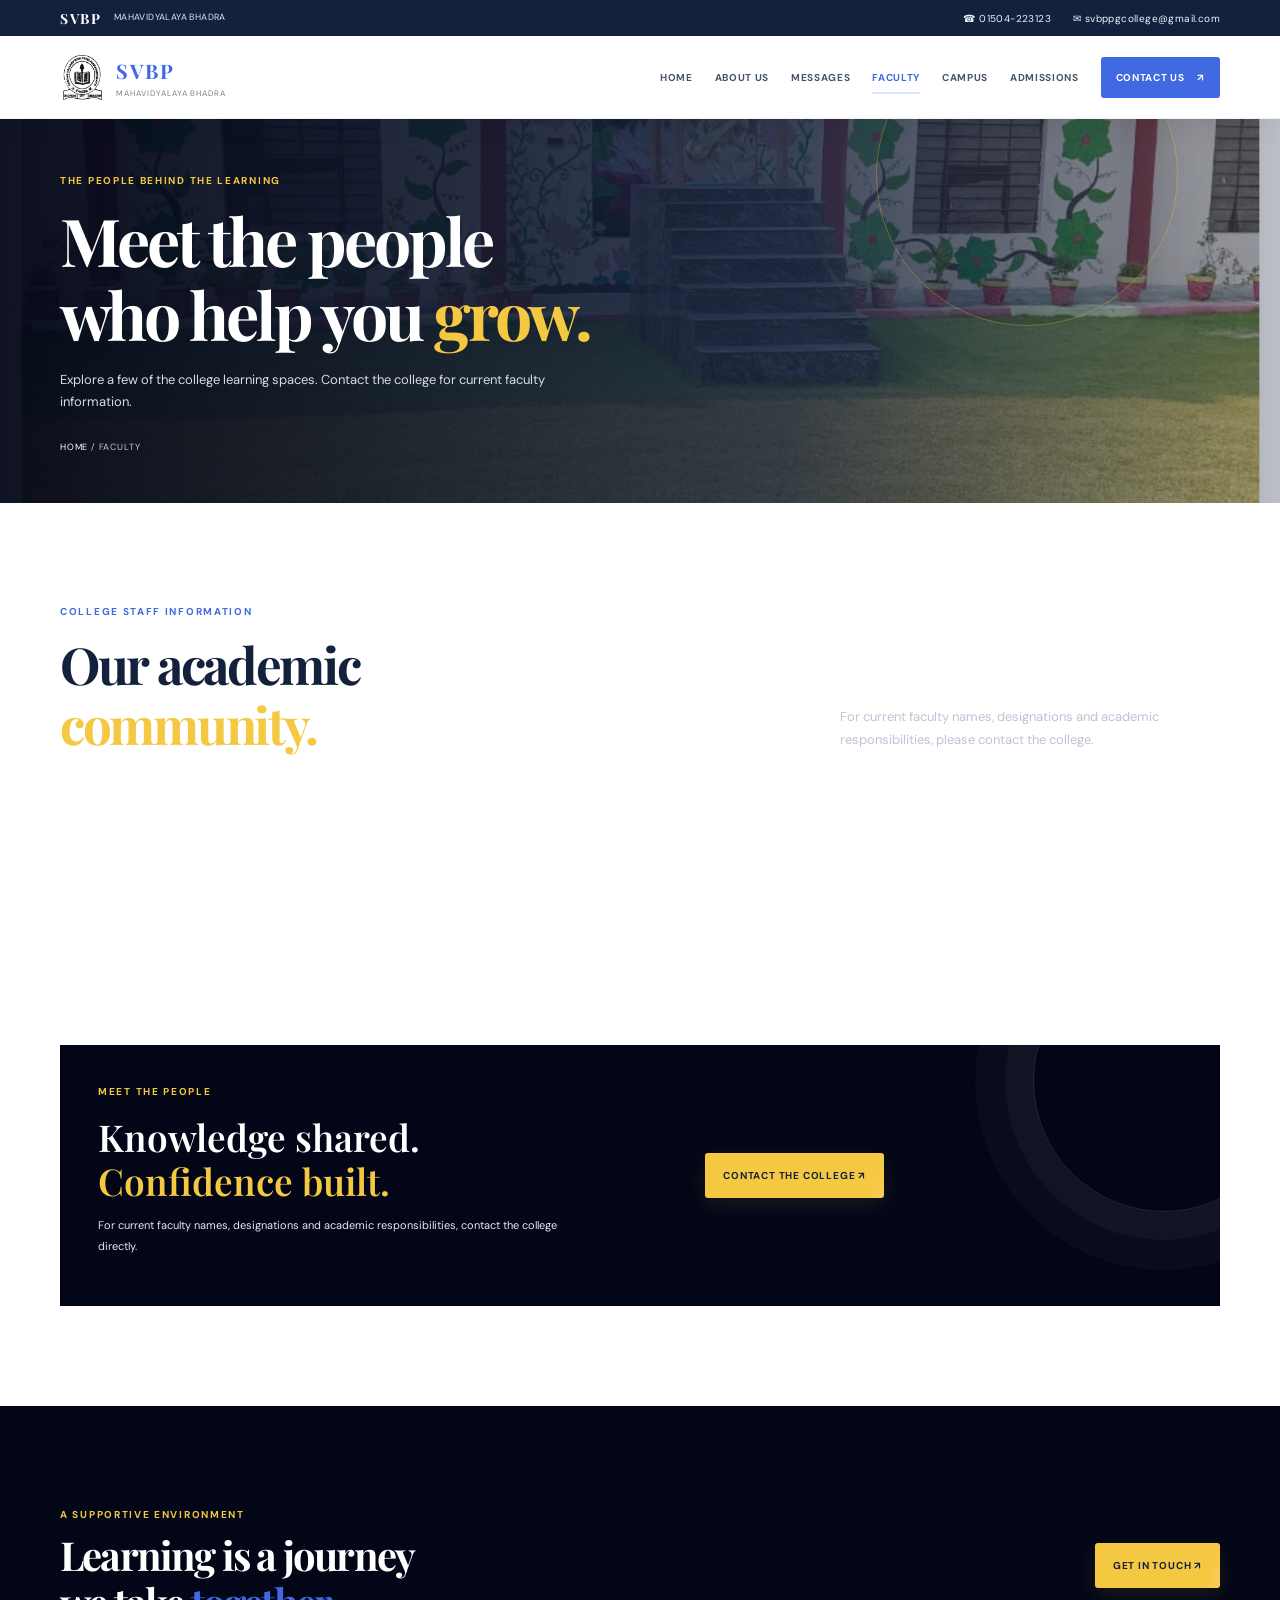
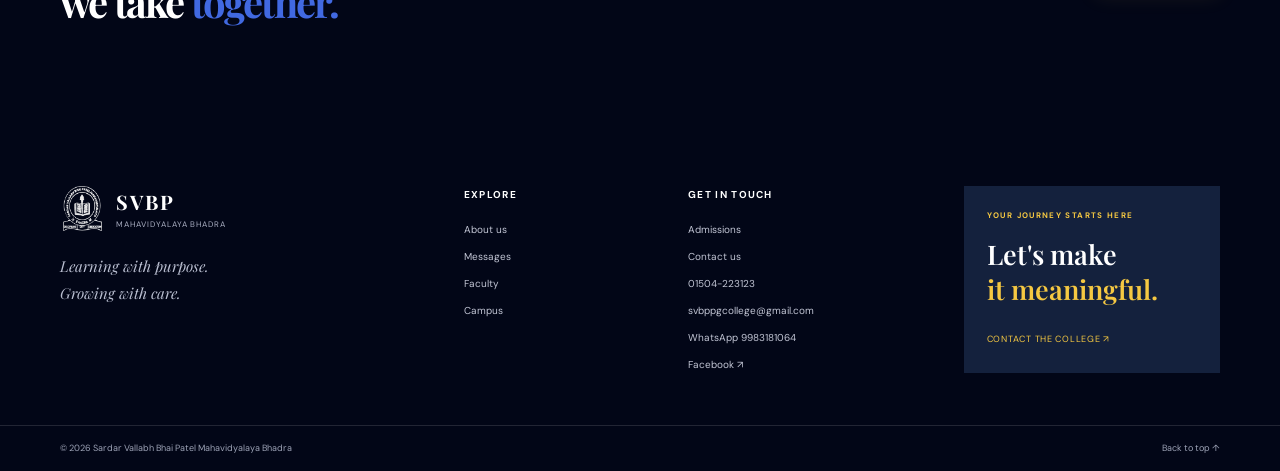
<file: faculty.html>
<!doctype html>
<html lang="en"><head><meta charset="utf-8"><meta name="viewport" content="width=device-width, initial-scale=1"><meta name="theme-color" content="#020617"><meta name="description" content="Sardar Vallabh Bhai Patel Mahavidyalaya Bhadra, Hanumangarh, Rajasthan."><title>Faculty | SVBP Mahavidyalaya Bhadra</title><link rel="preconnect" href="https://fonts.googleapis.com"><link rel="preconnect" href="https://fonts.gstatic.com" crossorigin><link href="https://fonts.googleapis.com/css2?family=DM+Sans:wght@400;500;600;700&family=Playfair+Display:wght@500;600;700;800&display=swap" rel="stylesheet"><link rel="stylesheet" href="style.css"></head><body>
<div class="topline"><div class="container topline-inner"><span><b>SVBP</b> <i>MAHAVIDYALAYA BHADRA</i></span><div><a href="tel:+911504223123">☎ 01504-223123</a><a href="mailto:svbppgcollege@gmail.com">✉ svbppgcollege@gmail.com</a></div></div></div>
<header class="site-header"><div class="container nav-wrap"><a class="brand" href="index.html"><img src="assets/college-seal.png" alt="College emblem"><span><b>SVBP</b><small>MAHAVIDYALAYA BHADRA</small></span></a><button class="menu-toggle" aria-label="Open navigation" aria-expanded="false">☰</button><nav class="nav"><a class="" href="index.html">Home</a><a class="" href="about.html">About us</a><a class="" href="messages.html">Messages</a><a class="active" href="faculty.html">Faculty</a><a class="" href="campus.html">Campus</a><a class="" href="admissions.html">Admissions</a><a class="nav-contact " href="contact.html">Contact us <span>↗</span></a></nav></div></header>
<main><section class="page-hero faculty-hero"><div class="container"><p class="eyebrow light">The people behind the learning</p><h1>Meet the people<br>who help you <em>grow.</em></h1><p>Explore a few of the college learning spaces. Contact the college for current faculty information.</p><div class="breadcrumbs"><a href="index.html">Home</a> / Faculty</div></div></section>
<section class="section"><div class="container"><div class="section-head split"><div><p class="eyebrow">College staff information</p><h2>Our academic<br><em>community.</em></h2></div><p>For current faculty names, designations and academic responsibilities, please contact the college.</p></div></div></section>
<section class="section"><div class="container"><div class="faculty-highlight reveal">
  <div><p class="eyebrow light">Meet the people</p><h3>Knowledge shared.<br><em>Confidence built.</em></h3><p>For current faculty names, designations and academic responsibilities, contact the college directly.</p></div>
  <a class="btn btn-gold" href="contact.html">Contact the college ↗</a>
</div></div></section>
<section class="dark-band section"><div class="container quote-layout"><div><p class="eyebrow light">A supportive environment</p><h2>Learning is a journey<br>we take <em>together.</em></h2></div><a class="btn btn-gold" href="contact.html">Get in touch ↗</a></div></section></main>
<footer class="site-footer"><div class="container footer-top"><div class="footer-brand"><a class="brand" href="index.html"><img src="assets/college-seal.png" alt=""><span><b>SVBP</b><small>MAHAVIDYALAYA BHADRA</small></span></a><p>Learning with purpose.<br>Growing with care.</p></div><div class="footer-nav"><b>Explore</b><a href="about.html">About us</a><a href="messages.html">Messages</a><a href="faculty.html">Faculty</a><a href="campus.html">Campus</a></div><div class="footer-nav"><b>Get in touch</b><a href="admissions.html">Admissions</a><a href="contact.html">Contact us</a><a href="tel:+911504223123">01504-223123</a><a href="mailto:svbppgcollege@gmail.com">svbppgcollege@gmail.com</a><a href="https://wa.me/919983181064" target="_blank" rel="noopener">WhatsApp 9983181064</a><a href="https://www.facebook.com/share/1EpV7tx6do/" target="_blank" rel="noopener">Facebook ↗</a></div><div class="footer-cta"><p class="eyebrow light">Your journey starts here</p><h3>Let's make<br><em>it meaningful.</em></h3><a href="contact.html">Contact the college ↗</a></div></div><div class="footer-bottom"><div class="container"><span>© <span id="year"></span> Sardar Vallabh Bhai Patel Mahavidyalaya Bhadra</span><a href="#top">Back to top ↑</a></div></div></footer><script src="script.js"></script></body></html>
</file>
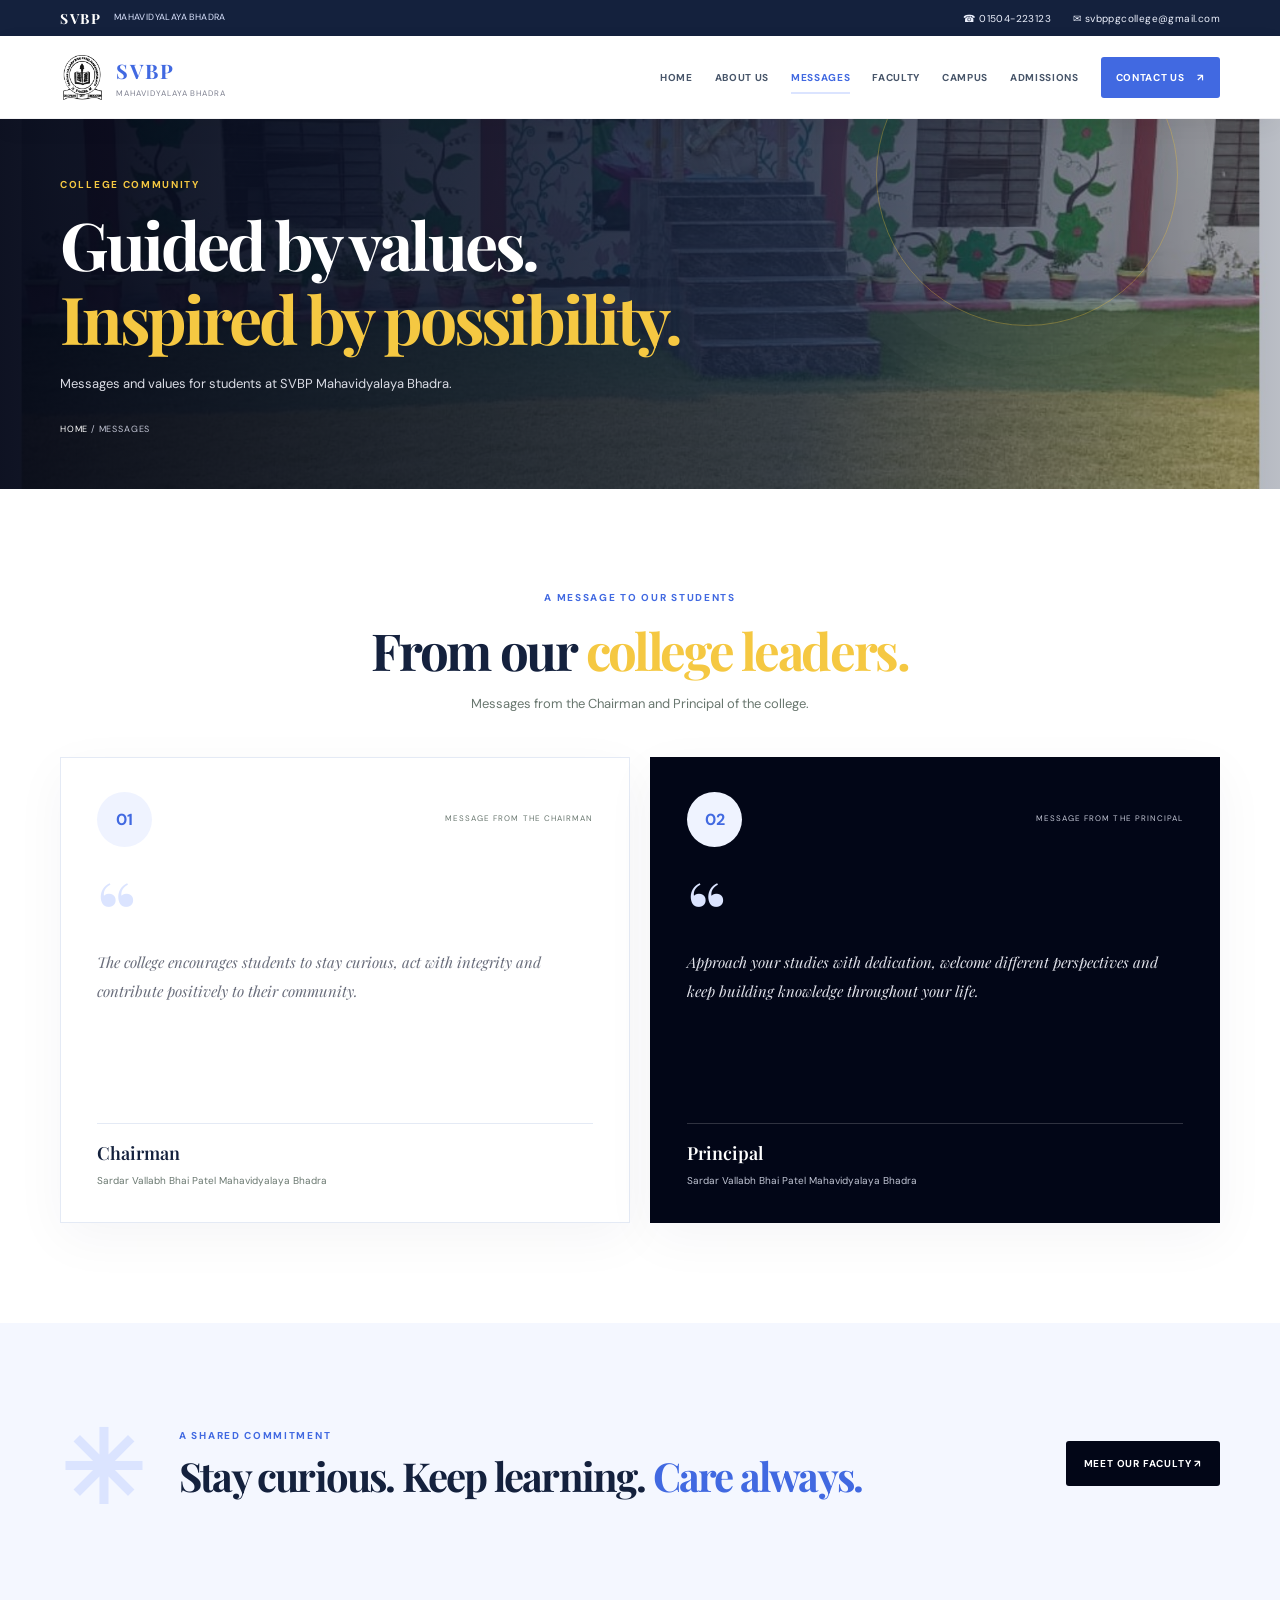
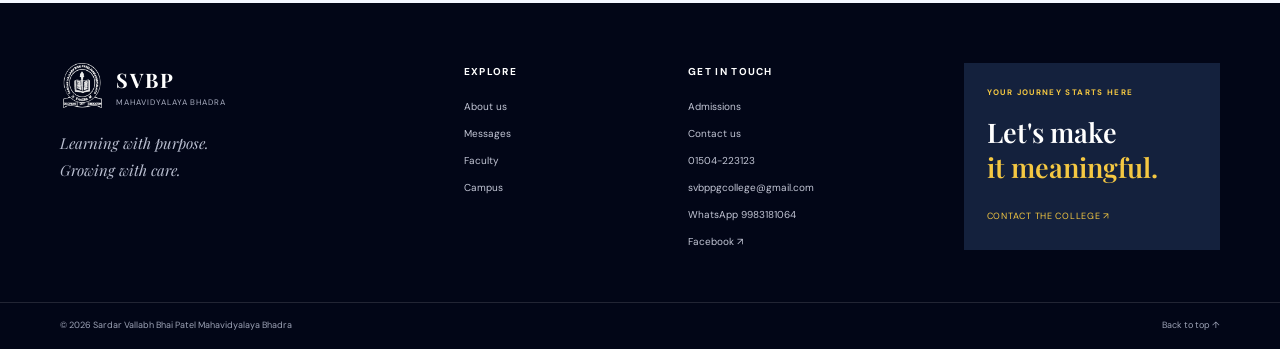
<file: messages.html>
<!doctype html>
<html lang="en"><head><meta charset="utf-8"><meta name="viewport" content="width=device-width, initial-scale=1"><meta name="theme-color" content="#020617"><meta name="description" content="Sardar Vallabh Bhai Patel Mahavidyalaya Bhadra, Hanumangarh, Rajasthan."><title>Messages | SVBP Mahavidyalaya Bhadra</title><link rel="preconnect" href="https://fonts.googleapis.com"><link rel="preconnect" href="https://fonts.gstatic.com" crossorigin><link href="https://fonts.googleapis.com/css2?family=DM+Sans:wght@400;500;600;700&family=Playfair+Display:wght@500;600;700;800&display=swap" rel="stylesheet"><link rel="stylesheet" href="style.css"></head><body>
<div class="topline"><div class="container topline-inner"><span><b>SVBP</b> <i>MAHAVIDYALAYA BHADRA</i></span><div><a href="tel:+911504223123">☎ 01504-223123</a><a href="mailto:svbppgcollege@gmail.com">✉ svbppgcollege@gmail.com</a></div></div></div>
<header class="site-header"><div class="container nav-wrap"><a class="brand" href="index.html"><img src="assets/college-seal.png" alt="College emblem"><span><b>SVBP</b><small>MAHAVIDYALAYA BHADRA</small></span></a><button class="menu-toggle" aria-label="Open navigation" aria-expanded="false">☰</button><nav class="nav"><a class="" href="index.html">Home</a><a class="" href="about.html">About us</a><a class="active" href="messages.html">Messages</a><a class="" href="faculty.html">Faculty</a><a class="" href="campus.html">Campus</a><a class="" href="admissions.html">Admissions</a><a class="nav-contact " href="contact.html">Contact us <span>↗</span></a></nav></div></header>
<main><section class="page-hero message-hero"><div class="container"><p class="eyebrow light">College community</p><h1>Guided by values.<br><em>Inspired by possibility.</em></h1><p>Messages and values for students at SVBP Mahavidyalaya Bhadra.</p><div class="breadcrumbs"><a href="index.html">Home</a> / Messages</div></div></section>
<section class="section"><div class="container"><div class="section-head center"><p class="eyebrow">A message to our students</p><h2>From our <em>college leaders.</em></h2><p class="section-sub">Messages from the Chairman and Principal of the college.</p></div><div class="leadership-grid"><article class="leadership-card"><div class="leader-top"><div class="leader-avatar initials">01</div><span>MESSAGE FROM THE CHAIRMAN</span></div><div class="big-quote">“</div><p>The college encourages students to stay curious, act with integrity and contribute positively to their community.</p><div class="leader-sign"><h3>Chairman</h3><span>Sardar Vallabh Bhai Patel Mahavidyalaya Bhadra</span></div></article><article class="leadership-card featured"><div class="leader-top"><div class="leader-avatar initials">02</div><span>MESSAGE FROM THE PRINCIPAL</span></div><div class="big-quote">“</div><p>Approach your studies with dedication, welcome different perspectives and keep building knowledge throughout your life.</p><div class="leader-sign"><h3>Principal</h3><span>Sardar Vallabh Bhai Patel Mahavidyalaya Bhadra</span></div></article></div></div></section>
<section class="soft-section section"><div class="container quote-layout"><div class="quote-symbol">✳</div><div><p class="eyebrow">A shared commitment</p><h2>Stay curious. Keep learning. <em>Care always.</em></h2></div><a class="btn btn-dark" href="faculty.html">Meet our faculty ↗</a></div></section></main>
<footer class="site-footer"><div class="container footer-top"><div class="footer-brand"><a class="brand" href="index.html"><img src="assets/college-seal.png" alt=""><span><b>SVBP</b><small>MAHAVIDYALAYA BHADRA</small></span></a><p>Learning with purpose.<br>Growing with care.</p></div><div class="footer-nav"><b>Explore</b><a href="about.html">About us</a><a href="messages.html">Messages</a><a href="faculty.html">Faculty</a><a href="campus.html">Campus</a></div><div class="footer-nav"><b>Get in touch</b><a href="admissions.html">Admissions</a><a href="contact.html">Contact us</a><a href="tel:+911504223123">01504-223123</a><a href="mailto:svbppgcollege@gmail.com">svbppgcollege@gmail.com</a><a href="https://wa.me/919983181064" target="_blank" rel="noopener">WhatsApp 9983181064</a><a href="https://www.facebook.com/share/1EpV7tx6do/" target="_blank" rel="noopener">Facebook ↗</a></div><div class="footer-cta"><p class="eyebrow light">Your journey starts here</p><h3>Let's make<br><em>it meaningful.</em></h3><a href="contact.html">Contact the college ↗</a></div></div><div class="footer-bottom"><div class="container"><span>© <span id="year"></span> Sardar Vallabh Bhai Patel Mahavidyalaya Bhadra</span><a href="#top">Back to top ↑</a></div></div></footer><script src="script.js"></script></body></html>
</file>
<file: style.css>
/* SVBP — distinct editorial-style multi-page college website */
:root{--maroon:#4169e1;--maroon2:#14213d;--navy:#020617;--ink:#14213d;--teal:#dbe4ff;--gold:#f5c842;--paper:#fff;--muted:#737687;--soft:#f4f7ff;--line:#e9e7e5;--serif:"Playfair Display",Georgia,serif;--sans:"DM Sans",Arial,sans-serif}
*{box-sizing:border-box}html{scroll-behavior:smooth;scroll-padding-top:100px}body{margin:0;color:var(--ink);font-family:var(--sans);line-height:1.7}a{color:inherit;text-decoration:none}img{display:block;max-width:100%}.container{width:min(1160px,calc(100% - 48px));margin:auto}.topline{background:var(--maroon2);color:#fff;font-size:10px;letter-spacing:.04em}.topline-inner{display:flex;justify-content:space-between;align-items:center;min-height:36px}.topline-inner>span{display:flex;align-items:center;gap:12px}.topline b{font:700 14px var(--serif);letter-spacing:.12em}.topline i{font-style:normal;color:#dbe4ff;font-size:9px}.topline-inner>div{display:flex;gap:22px}.topline a{color:#eff3ff}.topline a:hover{color:var(--gold)}.site-header{position:sticky;top:0;z-index:50;background:rgba(255,255,255,.96);backdrop-filter:blur(16px);border-bottom:1px solid #14213d0e}.nav-wrap{display:flex;align-items:center;justify-content:space-between;min-height:82px;gap:30px}.brand{display:flex;align-items:center;gap:11px;flex-shrink:0}.brand img{width:45px;height:45px;object-fit:contain}.brand span{display:flex;flex-direction:column;line-height:1.1}.brand b{font:700 20px var(--serif);letter-spacing:.1em;color:var(--maroon)}.brand small{font-size:8px;letter-spacing:.12em;color:#7e8090;margin-top:5px}.nav{display:flex;align-items:center;gap:clamp(12px,1.7vw,25px);font-size:10px;text-transform:uppercase;letter-spacing:.07em;font-weight:700}.nav>a{position:relative;padding:10px 0;color:#475569;white-space:nowrap}.nav>a:not(.nav-contact):after{content:"";position:absolute;bottom:2px;left:0;right:100%;height:2px;background:var(--teal);transition:right .2s}.nav>a:hover:after,.nav>a.active:after{right:0}.nav>a.active{color:var(--maroon)}.nav .nav-contact{background:var(--maroon);color:#fff;padding:12px 15px;border-radius:3px}.nav-contact span{margin-left:10px}.menu-toggle{display:none;border:0;background:var(--navy);color:white;border-radius:3px;padding:8px 12px;font-size:21px}
h1,h2,h3,p{margin-top:0}h1,h2{font-family:var(--serif);letter-spacing:-.045em}h2{font-size:clamp(34px,4.3vw,51px);line-height:1.17;margin-bottom:22px}h2 em,h1 em,h3 em{font-style:normal;color:var(--maroon)}.eyebrow{font-size:10px;font-weight:700;text-transform:uppercase;letter-spacing:.17em;color:#4169e1;margin-bottom:15px}.eyebrow.light{color:#f5c842}.section{padding:100px 0}.soft-section{background:var(--soft)}.large-copy{font-size:17px;line-height:1.8;color:#14213d;font-weight:500}.btn{display:inline-flex;align-items:center;justify-content:center;gap:19px;padding:14px 18px;font-size:10px;font-weight:700;letter-spacing:.08em;text-transform:uppercase;border-radius:3px;transition:transform .2s,background .2s}.btn:hover{transform:translateY(-3px)}.btn-gold{background:var(--gold);color:#14213d}.btn-gold:hover{background:#f5c842}.btn-outline{border:1px solid #ffffff80;color:white;background:#ffffff0d}.btn-dark{background:var(--navy);color:white}.under-link{display:inline-flex;gap:15px;align-items:center;border-bottom:1px solid #dbe4ff;color:var(--maroon);font-size:10px;text-transform:uppercase;letter-spacing:.1em;font-weight:700;padding:0 0 8px;margin-top:10px}
.home-hero{position:relative;min-height:650px;background:var(--navy);color:white;overflow:hidden;isolation:isolate}.hero-photo,.hero-gradient{position:absolute;inset:0;z-index:-2}.hero-photo{background:url("assets/college-entrance.jpeg") center 48%/cover no-repeat;transform:scale(1.015)}.hero-gradient{z-index:-1;background:linear-gradient(90deg,rgba(18,21,43,.95) 0%,rgba(20,24,47,.84) 43%,rgba(24,28,49,.2) 100%),linear-gradient(0deg,rgba(14,17,36,.6),transparent 55%)}.hero-inner{padding-top:84px;padding-bottom:65px}.pill{display:inline-flex;align-items:center;gap:9px;padding:7px 12px;border:1px solid #ffffff55;border-radius:100px;font-size:9px;letter-spacing:.13em;color:#f1eaf0;margin-bottom:36px}.pulse{width:7px;height:7px;background:#f5c842;border-radius:50%;box-shadow:0 0 0 4px #f5c84228}.hero-inner .eyebrow{margin-bottom:12px}.home-hero h1{font-size:clamp(49px,7vw,86px);line-height:1.07;max-width:800px;margin:0 0 22px}.home-hero h1 em{color:#f5c842}.hero-desc{max-width:530px;color:#e0e1e9;font-size:14px;margin-bottom:28px}.hero-buttons{display:flex;gap:12px;flex-wrap:wrap}.hero-bottom{display:flex;align-items:center;gap:15px;margin-top:70px;color:#e4eaf5;font-size:9px;letter-spacing:.12em;text-transform:uppercase}.hero-line{width:65px;height:1px;background:var(--gold)}.hero-stamp{position:absolute;right:6.5%;bottom:11%;width:145px;height:145px;border:1px solid #ffffff70;border-radius:50%;display:flex;flex-direction:column;align-items:center;justify-content:center;background:#02061780;backdrop-filter:blur(8px);transform:rotate(7deg)}.hero-stamp span{font:700 28px var(--serif);letter-spacing:.1em}.hero-stamp small{text-align:center;font-size:8px;line-height:1.4;letter-spacing:.1em;text-transform:uppercase}.hero-stamp b{position:absolute;right:7px;top:8px;color:var(--gold);font-size:20px}
.intro-layout{display:grid;grid-template-columns:1fr .92fr;align-items:center;gap:95px}.intro-visual{position:relative;padding:0 22px 22px 0}.intro-visual:before{content:"";position:absolute;inset:23px 0 0 23px;background:#eff3ff;z-index:-1}.intro-visual>img{width:100%;height:470px;object-fit:cover}.vertical-label{position:absolute;left:-33px;top:40px;writing-mode:vertical-rl;transform:rotate(180deg);font-size:8px;letter-spacing:.17em;color:var(--maroon);font-weight:700}.image-tag{position:absolute;bottom:0;left:35px;display:flex;align-items:center;gap:12px;background:#fff;padding:15px 19px;box-shadow:0 15px 40px #14213d1a}.image-tag>span{display:grid;place-items:center;width:39px;height:39px;background:var(--teal);color:#fff;border-radius:50%;font-size:20px}.image-tag b,.image-tag small{display:block}.image-tag b{font:600 13px var(--serif)}.image-tag small{font-size:9px;color:var(--muted)}.intro-text>p:not(.eyebrow){font-size:13px;color:var(--muted)}.mini-stats{display:flex;gap:45px;border-top:1px solid var(--line);margin-top:28px;padding-top:20px}.mini-stats b,.mini-stats small{display:block}.mini-stats b{font:700 18px var(--serif);color:var(--maroon)}.mini-stats small{font-size:9px;color:var(--muted)}
.dark-band{background:var(--navy);color:white}.section-head{margin-bottom:42px}.section-head.split{display:flex;align-items:end;justify-content:space-between;gap:45px}.section-head h2{margin-bottom:0}.section-head h2 em,.dark-band h2 em{color:#f5c842}.section-head>p:not(.eyebrow){max-width:380px;color:#bfc3d3;font-size:13px;margin-bottom:4px}.section-head.center{text-align:center;max-width:680px;margin-left:auto;margin-right:auto}.section-head.center>p:not(.eyebrow){color:var(--muted);margin:12px auto 0}.home-cards{display:grid;grid-template-columns:repeat(3,1fr);gap:15px}.home-card{position:relative;min-height:230px;border:1px solid #ffffff27;padding:26px;transition:background .25s,transform .25s}.home-card:hover{background:#ffffff0b;transform:translateY(-4px)}.card-no{font-size:9px;color:#c6c8d6;letter-spacing:.15em}.round-arrow{position:absolute;right:23px;top:20px;width:35px;height:35px;border:1px solid #ffffff65;border-radius:50%;display:grid;place-items:center;color:var(--gold)}.home-card h3{font:600 24px var(--serif);margin:65px 0 8px}.home-card p{font-size:11px;color:#bfc3d3;max-width:250px;margin:0}.quote-strip{padding:66px 0}.quote-layout{display:flex;align-items:center;justify-content:space-between;gap:35px}.quote-symbol{font:700 100px/.8 var(--serif);color:var(--teal)}.quote-layout>div:nth-child(2){flex:1}.quote-layout h2{font-size:clamp(27px,3.5vw,40px);margin:0}.quote-layout h2 em{color:var(--maroon)}.quote-layout .eyebrow{margin-bottom:9px}.cta-section{background:var(--maroon);color:white;padding:62px 0}.cta-inner{display:flex;align-items:center;justify-content:space-between;gap:40px}.cta-inner h2{font-size:clamp(32px,4vw,45px);margin:0 0 12px}.cta-inner h2 em{color:#f5c842}.cta-inner p:not(.eyebrow){font-size:12px;color:#eff3ff;margin:0}
.page-hero{position:relative;isolation:isolate;overflow:hidden;background:var(--navy);color:#fff;min-height:370px;display:flex;align-items:center}.page-hero:before{content:"";position:absolute;z-index:-2;inset:0;background:linear-gradient(90deg,#14213df2,#14213dc9 60%,#14213d44),url("assets/college-front-wide.jpeg") center 45%/cover}.page-hero:after{content:"";position:absolute;z-index:-1;width:300px;height:300px;border:1px solid #ffffff2b;border-radius:50%;right:8%;top:-95px;box-shadow:0 0 0 35px #ffffff06,0 0 0 70px #ffffff05}.page-hero .container{padding-top:53px;padding-bottom:48px}.page-hero h1{font-size:clamp(40px,5.8vw,66px);line-height:1.12;max-width:850px;margin:0 0 17px}.page-hero h1 em{color:#f5c842}.page-hero .container>p:not(.eyebrow){font-size:13px;color:#d9dbe4;max-width:540px}.breadcrumbs{font-size:9px;letter-spacing:.09em;text-transform:uppercase;color:#c3c6d5;margin-top:27px}.breadcrumbs a{color:#fff}.split-content{display:grid;grid-template-columns:1fr 1fr;gap:85px;align-items:center}.editorial-image{position:relative}.editorial-image img{width:100%;height:430px;object-fit:cover}.image-corner{position:absolute;bottom:0;right:0;background:var(--gold);padding:12px 16px;font-size:9px;font-weight:700;letter-spacing:.1em}.split-content p:not(.eyebrow){font-size:13px;color:var(--muted)}.value-grid{display:grid;grid-template-columns:repeat(3,1fr);gap:17px}.value-grid article{background:#fff;padding:27px;border:1px solid var(--line);min-height:205px}.value-grid article>span{font:700 25px var(--serif);color:var(--teal)}.value-grid h3{font:600 20px var(--serif);margin:22px 0 8px}.value-grid p{font-size:11px;color:var(--muted);margin:0}.section-sub{font-size:12px;color:var(--muted)}.leadership-grid{display:grid;grid-template-columns:1fr 1fr;gap:20px}.leadership-card{padding:34px 36px 30px;border:1px solid var(--line);box-shadow:0 15px 50px #14213d0b}.leadership-card.featured{background:var(--navy);color:#fff;border-color:var(--navy)}.leader-top{display:flex;justify-content:space-between;align-items:center;gap:20px}.leader-top>span{font-size:8px;letter-spacing:.13em;color:var(--muted)}.featured .leader-top>span{color:#c4c7d5}.leader-avatar{width:55px;height:55px;border-radius:50%;object-fit:cover}.initials{display:grid;place-items:center;background:#eff3ff;color:var(--maroon);font-weight:700}.big-quote{font:700 85px/.9 var(--serif);color:var(--teal);margin-top:25px}.leadership-card>p{font:italic 15px/1.9 var(--serif);color:#696d7b;min-height:160px}.leadership-card.featured>p{color:#e0e1e9}.leader-sign{border-top:1px solid var(--line);padding-top:17px}.featured .leader-sign{border-color:#ffffff2d}.leader-sign h3{font:600 18px var(--serif);margin:0}.leader-sign span{font-size:10px;color:var(--muted)}.featured .leader-sign span{color:#c2c6d5}
.staff-grid{display:grid;grid-template-columns:repeat(3,1fr);gap:22px}.staff-card{border:1px solid var(--line);background:#fff;transition:transform .25s,box-shadow .25s}.staff-card:hover{transform:translateY(-5px);box-shadow:0 18px 40px #02061712}.staff-photo{position:relative;height:320px;background:#e9e8e7;overflow:hidden}.staff-photo img{width:100%;height:100%;object-fit:cover;object-position:center 22%;transition:transform .4s}.staff-card:hover .staff-photo img{transform:scale(1.035)}.staff-photo span{position:absolute;bottom:0;left:0;background:var(--maroon);color:#fff;padding:8px 13px;font-size:9px;letter-spacing:.1em}.staff-details{padding:22px}.staff-details .eyebrow{font-size:8px;margin-bottom:7px}.staff-details h3{font:600 20px/1.35 var(--serif);margin-bottom:7px}.staff-details>p:last-child{font-size:10px;color:var(--muted);margin:0}.notice{font-size:10px;color:#9a9ba5;margin-top:20px}
.gallery-grid{display:grid;grid-template-columns:1.25fr 1fr;gap:20px}.gallery-grid figure{margin:0;position:relative;min-height:280px;overflow:hidden;background:#eee}.gallery-grid figure.gallery-large{grid-row:span 2;min-height:590px}.gallery-grid figure img{width:100%;height:100%;position:absolute;inset:0;object-fit:cover;transition:transform .45s}.gallery-grid figure:hover img{transform:scale(1.04)}.gallery-grid figure:after{content:"";position:absolute;inset:35% 0 0;background:linear-gradient(transparent,#020617dc)}.gallery-grid figcaption{position:absolute;z-index:1;bottom:0;left:0;right:0;display:flex;align-items:center;gap:15px;padding:22px;color:#fff}.gallery-grid figcaption>span{font-size:9px;color:var(--gold)}.gallery-grid figcaption b,.gallery-grid figcaption small{display:block}.gallery-grid figcaption b{font:600 19px var(--serif)}.gallery-grid figcaption small{font-size:10px;color:#dedfe7}.map-panel{min-height:320px;background:linear-gradient(135deg,#eff3ff,#e9edf6 55%,#fff7d6);display:flex;flex-direction:column;align-items:center;justify-content:center;position:relative;overflow:hidden;gap:8px}.map-panel:before,.map-panel:after{content:"";position:absolute;width:130%;height:12px;background:#ffffffa8;transform:rotate(-24deg)}.map-panel:after{transform:rotate(39deg);height:8px}.map-panel>*{position:relative;z-index:1}.map-icon{font-size:36px;color:var(--maroon)}.map-panel b{font:600 19px var(--serif)}.map-panel span:not(.map-icon){font-size:10px;color:var(--muted)}.map-panel a{font-size:10px;color:var(--maroon);font-weight:700;margin-top:10px}
.admissions-layout{display:grid;grid-template-columns:.9fr 1.1fr;gap:85px;align-items:center}.admissions-layout>div:first-child>p:not(.eyebrow){font-size:13px;color:var(--muted)}.steps{border-top:1px solid var(--line)}.steps article{display:flex;gap:24px;padding:24px 0;border-bottom:1px solid var(--line)}.steps article>span{font:700 25px var(--serif);color:var(--teal)}.steps h3{font:600 19px var(--serif);margin:0 0 5px}.steps p{font-size:11px;color:var(--muted);margin:0}.contact-banner{display:flex;align-items:center;justify-content:space-between;gap:30px}.contact-banner h2{margin-bottom:10px}.contact-banner p:not(.eyebrow){font-size:12px;color:var(--muted);margin:0}.banner-actions{display:flex;align-items:center;gap:20px;flex-wrap:wrap}.contact-page-grid{display:grid;grid-template-columns:1fr 1fr;gap:80px;align-items:center}.contact-cards{margin-top:28px}.contact-cards>a{display:flex;align-items:center;gap:15px;padding:17px 0;border-bottom:1px solid var(--line)}.contact-icon{width:43px;height:43px;border-radius:50%;background:#eff3ff;color:#4169e1;display:grid;place-items:center;flex-shrink:0;font-size:18px}.contact-cards small,.contact-cards b{display:block}.contact-cards small{font-size:9px;text-transform:uppercase;letter-spacing:.1em;color:var(--muted)}.contact-cards b{font-size:12px;line-height:1.6}.contact-arrow{margin-left:auto;color:var(--maroon)}.contact-side{background:var(--soft);padding:18px}.contact-art{height:315px;background:var(--navy);position:relative;overflow:hidden;display:grid;place-items:center;color:#fff}.orbit{position:absolute;border:1px solid #ffffff25;border-radius:50%;width:260px;height:260px}.orbit-two{width:190px;height:190px;border-color:#f5c84280}.contact-pin{font-size:58px;color:var(--gold);z-index:1}.contact-art-label{position:absolute;bottom:20px;left:22px}.contact-art-label small,.contact-art-label b{display:block}.contact-art-label small{font-size:8px;letter-spacing:.16em;color:#c6c9d7}.contact-art-label b{font:600 21px var(--serif)}.contact-side-bottom{display:flex;align-items:center;justify-content:space-between;gap:20px;padding:19px 4px 3px}.contact-side-bottom b,.contact-side-bottom span{display:block}.contact-side-bottom b{font-size:10px}.contact-side-bottom span{font-size:11px;color:var(--muted)}
.site-footer{background:#020617;color:white}.footer-top{display:grid;grid-template-columns:1.4fr .7fr .9fr 1fr;gap:45px;padding-top:60px;padding-bottom:52px}.footer-brand .brand b{color:#fff}.footer-brand .brand small{color:#a9aec1}.footer-brand>p{font:italic 15px/1.8 var(--serif);color:#b9bed0;margin:22px 0 0}.footer-nav{display:flex;flex-direction:column;gap:10px;font-size:10px;color:#c3c6d5}.footer-nav>b{font-size:10px;text-transform:uppercase;letter-spacing:.13em;color:#fff;margin-bottom:8px}.footer-nav a:hover,.footer-bottom a:hover{color:var(--gold)}.footer-cta{padding:22px;background:#14213d;border:1px solid #ffffff15}.footer-cta .eyebrow{font-size:8px}.footer-cta h3{font:600 27px/1.3 var(--serif);margin:0 0 15px}.footer-cta h3 em{color:var(--gold)}.footer-cta>a{font-size:9px;color:#f5c842;text-transform:uppercase;letter-spacing:.08em}.footer-bottom{border-top:1px solid #ffffff1b;color:#9da3b6;font-size:9px}.footer-bottom .container{display:flex;justify-content:space-between;gap:20px;padding:15px 0}
@media(max-width:1040px){.nav{gap:12px;font-size:9px}.nav .nav-contact{padding:10px}.intro-layout,.split-content{gap:48px}.hero-stamp{right:4%;width:120px;height:120px}.footer-top{gap:25px}}
@media(max-width:800px){.container{width:min(100% - 36px,600px)}.topline-inner>div{gap:12px}.topline-inner>div a{font-size:0}.topline-inner>div a:first-child{font-size:10px}.topline-inner>div a:first-child::first-letter{font-size:10px}.nav-wrap{min-height:72px}.menu-toggle{display:block}.nav{display:none;position:absolute;top:100%;left:0;right:0;background:#fff;box-shadow:0 20px 30px #02061715;flex-direction:column;align-items:stretch;gap:0;padding:12px 22px 20px}.nav.open{display:flex}.nav>a{padding:12px 0;border-bottom:1px solid #f0eef0}.nav .nav-contact{text-align:center;margin-top:12px}.home-hero{min-height:650px}.hero-inner{padding-top:70px;padding-bottom:45px}.home-hero h1{font-size:clamp(46px,10vw,68px)}.hero-stamp{width:95px;height:95px;right:22px;bottom:18px}.hero-stamp span{font-size:20px}.hero-stamp small{font-size:6px}.hero-stamp b{font-size:14px}.section{padding:72px 0}.intro-layout,.split-content,.admissions-layout,.contact-page-grid{grid-template-columns:1fr;gap:42px}.intro-visual>img{height:380px}.intro-text{padding-top:5px}.section-head.split{display:block}.section-head.split>p:not(.eyebrow){margin-top:18px}.home-cards{grid-template-columns:1fr}.home-card{min-height:190px}.home-card h3{margin-top:40px}.quote-layout{flex-wrap:wrap;gap:20px}.quote-symbol{font-size:70px}.quote-layout>div:nth-child(2){min-width:70%}.cta-inner{align-items:flex-start;flex-direction:column;gap:22px}.page-hero{min-height:340px}.page-hero h1{font-size:clamp(38px,8vw,55px)}.value-grid{grid-template-columns:1fr}.value-grid article{min-height:0}.leadership-grid{grid-template-columns:1fr}.leadership-card>p{min-height:0}.staff-grid{grid-template-columns:1fr 1fr}.staff-photo{height:260px}.gallery-grid{grid-template-columns:1fr 1fr;gap:12px}.gallery-grid figure.gallery-large{grid-column:span 2;grid-row:auto;min-height:350px}.gallery-grid figure{min-height:230px}.contact-banner{align-items:flex-start;flex-direction:column}.footer-top{grid-template-columns:1fr 1fr}.footer-cta{grid-column:span 2}}
@media(max-width:480px){.topline i{font-size:7px}.brand img{width:38px;height:38px}.brand b{font-size:18px}.brand small{font-size:7px}.home-hero{min-height:620px}.pill{font-size:8px;margin-bottom:27px}.home-hero h1{font-size:44px}.hero-desc{font-size:12px}.hero-buttons{align-items:stretch;flex-direction:column;max-width:280px}.hero-bottom{margin-top:45px;font-size:8px}.hero-stamp{display:none}.intro-visual>img{height:320px}.vertical-label{left:-23px;font-size:7px}.image-tag{left:10px;right:5px;padding:11px}.image-tag b{font-size:11px}.mini-stats{gap:22px}.mini-stats b{font-size:15px}.quote-layout .btn{width:100%}.page-hero{min-height:320px}.page-hero .container{padding-top:40px;padding-bottom:35px}.page-hero h1{font-size:39px}.staff-grid{grid-template-columns:1fr}.staff-photo{height:320px}.gallery-grid{grid-template-columns:1fr}.gallery-grid figure.gallery-large{grid-column:auto;min-height:300px}.gallery-grid figure{min-height:270px}.contact-side-bottom{align-items:flex-start;flex-direction:column}.footer-top{grid-template-columns:1fr 1fr;gap:30px 20px}.footer-brand{grid-column:span 2}.footer-cta{grid-column:span 2}.footer-bottom .container{flex-direction:column;gap:6px}.leadership-card{padding:25px}.banner-actions{align-items:flex-start;flex-direction:column}}
@media(prefers-reduced-motion:reduce){html{scroll-behavior:auto}*,*:before,*:after{transition:none!important}}


/* Homepage refresh — forest green, warm ivory and amber */
.home-hero-new{min-height:690px;background:#020617}
.home-hero-new .hero-photo{background-image:url("assets/college-entrance.jpeg");background-position:center 43%;filter:saturate(.88)}
.home-hero-new .hero-gradient{background:linear-gradient(90deg,rgba(12,48,37,.96) 0%,rgba(16,63,48,.84) 43%,rgba(18,55,43,.24) 100%),linear-gradient(0deg,rgba(10,37,29,.62),transparent 60%)}
.home-hero-new .hero-inner{padding-top:94px;padding-bottom:55px}
.home-hero-new h1{font-size:clamp(54px,7.4vw,94px);max-width:900px;line-height:1.03;letter-spacing:-.055em}
.home-hero-new h1 em{color:#f5c842}
.home-hero-new .hero-desc{max-width:560px;font-size:15px;line-height:1.9;color:#eff3ff}
.home-hero-new .pill{border-color:#ffffff4d;color:#eff3ff;background:#ffffff0a}
.home-hero-new .hero-bottom{margin-top:75px;color:#e4eaf5}
.home-hero-new .hero-line{background:#f5c842}
.home-hero-new .hero-stamp{border-color:#f5c84299;background:#14213dbd}
.home-hero-new .hero-stamp b{color:#f5c842}
.pill-divider{opacity:.55}
.hero-side-note{position:absolute;right:20px;top:50%;writing-mode:vertical-rl;transform:translateY(-50%);font-size:8px;letter-spacing:.18em;color:#ffffffad}
.home-facts{background:#f4f7ff;border-bottom:1px solid #e4eaf5}
.facts-grid{display:grid;grid-template-columns:1.5fr 1fr 1fr 1fr;align-items:center;min-height:110px}
.fact-intro,.fact-item{display:flex;align-items:center;gap:12px;padding:18px 22px;border-right:1px solid #e4eaf5}
.fact-intro{padding-left:0}
.fact-item:last-child{border-right:0}
.fact-mark,.fact-icon{display:grid;place-items:center;flex-shrink:0;width:39px;height:39px;border-radius:50%;background:#ececff;color:#4169e1;font-size:18px}
.fact-mark{background:#4169e1;color:#fff;font-size:19px}
.fact-intro b,.fact-intro small,.fact-item b,.fact-item small{display:block}
.fact-intro b,.fact-item b{font:600 14px var(--serif);color:#14213d}
.fact-intro small,.fact-item small{font-size:9px;color:#475569;margin-top:3px}
.fact-item small a{color:#4169e1;font-weight:700}
.home-about{background:#fff}
.home-about .intro-layout{gap:90px}
.home-about .intro-visual:before{background:#eff3ff}
.home-about .intro-visual>img{height:490px}
.home-about .intro-text>p:not(.eyebrow){line-height:1.9}
.photo-index{position:absolute;top:18px;right:0;background:#4169e1;color:#fff;padding:10px 13px;font-size:9px;letter-spacing:.12em}
.about-note{display:flex;align-items:center;gap:14px;border-top:1px solid #e4eaf5;margin-top:27px;padding-top:20px}
.about-note>span{font:700 30px var(--serif);color:#dbe4ff}
.about-note p{margin:0}
.about-note b,.about-note small{display:block}
.about-note b{font:600 14px var(--serif)}
.about-note small{font-size:10px;color:#475569}
.home-programs{background:#f4f7ff}
.home-programs .section-head>p:not(.eyebrow){color:#475569}
.program-grid{display:grid;grid-template-columns:repeat(3,1fr);gap:16px}
.program-card{position:relative;min-height:285px;padding:27px;background:#fff;border:1px solid #e9e8df;transition:transform .25s,box-shadow .25s}
.program-card:hover{transform:translateY(-5px);box-shadow:0 18px 40px #4169e112}
.program-card.program-featured{background:#4169e1;color:#fff;border-color:#4169e1}
.program-number{font-size:8px;letter-spacing:.14em;font-weight:700;color:#475569}
.program-featured .program-number{color:#e4eaf5}
.program-symbol{margin-top:29px;font-size:30px;color:#4169e1}
.program-featured .program-symbol{color:#f5c842}
.program-card h3{font:600 23px/1.3 var(--serif);margin:15px 0 10px}
.program-card p{font-size:11px;line-height:1.8;color:#475569;max-width:280px}
.program-featured p{color:#e4eaf5}
.program-card>a{position:absolute;bottom:24px;left:27px;font-size:9px;text-transform:uppercase;letter-spacing:.08em;font-weight:700;color:#4169e1}
.program-featured>a{color:#f5c842}
.content-note{font-size:9px;color:#64748b;margin:16px 0 0}
.home-people .section-head>p:not(.eyebrow){color:#dbe4ff}
.people-preview{display:grid;grid-template-columns:.9fr 1.1fr .7fr;gap:32px;align-items:center;border-top:1px solid #ffffff25;padding-top:30px}
.people-photo{position:relative;height:330px;background:#14213d;overflow:hidden}
.people-photo img{width:100%;height:100%;object-fit:cover;object-position:center 20%;filter:saturate(.8)}
.people-photo>span{position:absolute;left:0;bottom:0;background:#f5c842;color:#14213d;font-size:8px;font-weight:700;letter-spacing:.12em;padding:10px 13px}
.people-copy h3{font:600 clamp(28px,3vw,39px)/1.2 var(--serif);margin:0 0 15px}
.people-copy h3 em{color:#f5c842}
.people-copy>p:not(.eyebrow){font-size:11px;line-height:1.9;color:#dbe4ff}
.people-links{display:flex;flex-direction:column;gap:0;margin-top:23px}
.people-links a{display:flex;justify-content:space-between;gap:20px;border-top:1px solid #ffffff28;padding:12px 0;font-size:10px;color:#fff}
.people-links a span{color:#f5c842}
.people-side{border-left:1px solid #ffffff25;padding-left:23px}
.people-side>div{padding:17px 0;border-bottom:1px solid #ffffff25}
.people-side span,.people-side b,.people-side small{display:block}
.people-side span{font-size:8px;color:#f5c842;letter-spacing:.1em}
.people-side b{font:600 17px var(--serif);margin:5px 0 1px}
.people-side small{font-size:9px;color:#c1d0c6}
.home-campus{background:#fff}
.home-gallery{display:grid;grid-template-columns:1.35fr 1fr;grid-template-rows:220px 220px;gap:16px}
.home-gallery>a{position:relative;display:block;overflow:hidden;background:#e5e7e0}
.home-gallery>a:after{content:"";position:absolute;inset:30% 0 0;background:linear-gradient(transparent,rgba(13,38,29,.85))}
.home-gallery img{width:100%;height:100%;object-fit:cover;transition:transform .4s}
.home-gallery>a:hover img{transform:scale(1.04)}
.home-gallery .home-gallery-main{grid-row:span 2}
.gallery-caption{position:absolute;z-index:1;left:22px;right:22px;bottom:20px;color:#fff}
.gallery-caption small{display:block;font-size:8px;letter-spacing:.14em;color:#f5c842;margin-bottom:5px}
.gallery-caption b{display:block;font:600 21px var(--serif)}
.gallery-caption i{float:right;font:normal 17px var(--sans);color:#f5c842}
.gallery-bottom{display:flex;align-items:center;justify-content:space-between;margin-top:22px}
.gallery-bottom>span{font-size:8px;letter-spacing:.15em;color:#64748b}
.home-journey{background:#eff3ff}
.journey-layout{display:grid;grid-template-columns:1fr 1fr;gap:100px;align-items:center}
.journey-layout>div:first-child>p:not(.eyebrow){font-size:12px;color:#475569;line-height:1.9}
.journey-layout h2{margin-bottom:15px}
.journey-steps{border-top:1px solid #e4eaf5}
.journey-step{display:flex;gap:22px;padding:21px 0;border-bottom:1px solid #e4eaf5}
.journey-step>span{font:700 26px var(--serif);color:#4169e1}
.journey-step b{font:600 17px var(--serif)}
.journey-step p{font-size:10px;color:#475569;margin:4px 0 0}
.home-contact-strip{background:#14213d;color:#fff;padding:57px 0}
.contact-strip-inner{display:flex;align-items:center;justify-content:space-between;gap:30px}
.contact-strip-inner h2{font-size:clamp(29px,4vw,42px);margin:0 0 9px}
.contact-strip-inner h2 em{color:#f5c842}
.contact-strip-inner>div:first-child>p:not(.eyebrow){font-size:11px;color:#e4eaf5;margin:0}
.contact-strip-actions{display:flex;flex-direction:column;align-items:flex-start;gap:12px;flex-shrink:0}
.contact-email{font-size:10px;color:#e4eaf5;border-bottom:1px solid #4169e1;padding-bottom:3px}
.site-footer{background:#020617}
.footer-cta{background:#14213d;border-color:#14213d}
.footer-bottom{border-color:#ffffff20}
@media(max-width:800px){
 .home-hero-new{min-height:650px}.home-hero-new .hero-inner{padding-top:70px}
 .hero-side-note{display:none}
 .facts-grid{grid-template-columns:1fr 1fr;padding-top:10px;padding-bottom:10px}
 .fact-intro,.fact-item{padding:13px 10px;border-right:0;border-bottom:1px solid #e4eaf5}
 .fact-intro{grid-column:span 2;padding-left:0}
 .fact-item:nth-child(3){border-left:1px solid #e4eaf5}
 .home-about .intro-layout{gap:45px}
 .program-grid{grid-template-columns:1fr}
 .program-card{min-height:245px}
 .people-preview{grid-template-columns:.8fr 1.2fr;gap:22px}
 .people-photo{height:300px}
 .people-side{grid-column:span 2;display:grid;grid-template-columns:repeat(3,1fr);border-left:0;border-top:1px solid #ffffff25;padding-left:0;gap:15px}
 .people-side>div{border-bottom:0}
 .journey-layout{grid-template-columns:1fr;gap:40px}
 .contact-strip-inner{align-items:flex-start;flex-direction:column}
}
@media(max-width:480px){
 .home-hero-new h1{font-size:44px}
 .home-hero-new .hero-desc{font-size:12px}
 .home-hero-new .hero-bottom{gap:9px;font-size:7px}
 .facts-grid{grid-template-columns:1fr 1fr}
 .fact-intro{grid-column:span 2}
 .fact-intro b{font-size:12px}
 .fact-item{gap:8px;padding:12px 4px}
 .fact-icon{width:32px;height:32px;font-size:14px}
 .fact-item b{font-size:12px}
 .fact-item small{font-size:8px}
 .home-about .intro-visual>img{height:320px}
 .people-preview{grid-template-columns:1fr}
 .people-photo{height:310px}
 .people-side{grid-column:auto;grid-template-columns:1fr;border-top:1px solid #ffffff25}
 .people-side>div{border-bottom:1px solid #ffffff25}
 .home-gallery{grid-template-columns:1fr;grid-template-rows:260px 200px 200px}
 .home-gallery .home-gallery-main{grid-row:auto}
 .gallery-bottom{align-items:flex-start;flex-direction:column;gap:12px}
 .contact-strip-actions{width:100%}
 .contact-strip-actions .btn{width:100%}
}


/* Motion system: subtle, accessible, and responsive */
html{scroll-behavior:smooth}
.js-ready .reveal{opacity:0;transform:translateY(24px);transition:opacity .75s ease,transform .75s cubic-bezier(.2,.7,.2,1)}
.js-ready .reveal.is-visible{opacity:1;transform:translateY(0)}
.js-ready .reveal-left{transform:translateX(-24px)}
.js-ready .reveal-left.is-visible{transform:translateX(0)}
.js-ready .reveal-right{transform:translateX(24px)}
.js-ready .reveal-right.is-visible{transform:translateX(0)}
.js-ready .reveal-scale{transform:scale(.96)}
.js-ready .reveal-scale.is-visible{transform:scale(1)}
.reveal-delay-1{transition-delay:.1s!important}.reveal-delay-2{transition-delay:.2s!important}.reveal-delay-3{transition-delay:.3s!important}
@keyframes floatSoft{0%,100%{transform:translateY(0)}50%{transform:translateY(-9px)}}
@keyframes glowPulse{0%,100%{box-shadow:0 0 0 0 #f5c84233}50%{box-shadow:0 0 0 10px #f5c84200}}
@keyframes lineGrow{from{transform:scaleX(0);transform-origin:left}to{transform:scaleX(1);transform-origin:left}}
.home-hero-new .hero-stamp{animation:floatSoft 5s ease-in-out infinite}
.home-hero-new .pulse{animation:glowPulse 2.2s infinite}
.home-hero-new .hero-line{transform-origin:left;animation:lineGrow 1.2s .4s both}
.btn,.under-link,.home-card,.program-card,.staff-card,.home-gallery>a,.nav a{transition:color .25s ease,background .25s ease,border-color .25s ease,transform .25s ease,box-shadow .25s ease}
.btn:hover{transform:translateY(-3px)}
.home-facts .fact-item b{font-size:clamp(17px,2vw,25px);font-family:var(--serif);font-variant-numeric:tabular-nums}
.fact-item .counter-suffix{font-size:.6em;color:#4169e1;margin-left:2px}
.counter-value{display:inline-block;min-width:1ch}
.staff-card{border-radius:0 0 16px 16px;overflow:hidden;box-shadow:0 12px 35px #0206170a}
.staff-photo{height:240px;background:linear-gradient(135deg,#eff3ff,#e4eaf5);position:relative;display:flex;align-items:flex-end;padding:24px;box-sizing:border-box}.staff-photo b{position:relative;z-index:1;color:#fff;font:600 26px var(--serif)}
.staff-photo:after{content:"";position:absolute;inset:35% 0 0;background:linear-gradient(transparent,#02061799);pointer-events:none}
.staff-photo span{z-index:1;background:#f5c842;color:#020617;font-weight:700}
.staff-photo img{filter:saturate(.86);transition:transform .7s cubic-bezier(.2,.7,.2,1),filter .5s}
.staff-card:hover .staff-photo img{transform:scale(1.075);filter:saturate(1.05)}
.staff-details{position:relative;padding:24px 24px 27px;border-top:3px solid #dbe4ff}
.staff-details .eyebrow{color:#4169e1;letter-spacing:.12em}
.staff-details h3{font-size:clamp(18px,2vw,22px)}
.staff-details>p:last-child{font-size:11px}
.faculty-highlight{margin-top:48px;background:#020617;color:#fff;display:grid;grid-template-columns:1.2fr 1fr;align-items:center;gap:35px;padding:38px;position:relative;overflow:hidden}
.faculty-highlight:after{content:"";position:absolute;width:260px;height:260px;border:1px solid #ffffff20;border-radius:50%;right:-75px;top:-95px;box-shadow:0 0 0 28px #ffffff08,0 0 0 58px #ffffff06;pointer-events:none}
.faculty-highlight h3{font:600 clamp(25px,3vw,37px)/1.2 var(--serif);margin:0 0 12px}
.faculty-highlight h3 em{color:#f5c842}
.faculty-highlight p:not(.eyebrow){font-size:11px;line-height:1.9;color:#e4eaf5;max-width:500px}
.faculty-highlight .btn{justify-self:start;z-index:1}
.staff-grid{align-items:stretch}
.staff-card:nth-child(2){transition-delay:.1s}
.staff-card:nth-child(3){transition-delay:.2s}
@media(max-width:800px){
 .faculty-highlight{grid-template-columns:1fr;gap:15px;padding:28px}
 .staff-photo{height:300px}
}
@media(max-width:480px){
 .staff-photo{height:360px}
 .faculty-highlight{padding:24px}
}
@media(prefers-reduced-motion:reduce){
 html{scroll-behavior:auto}
 *,*::before,*::after{animation-duration:.01ms!important;animation-iteration-count:1!important;transition-duration:.01ms!important;scroll-behavior:auto!important}
 .js-ready .reveal{opacity:1;transform:none}
}


/* Final visual polish: layered hero, slideshow controls, legible facts and richer motion */
.home-hero-new{
  position:relative;isolation:isolate;overflow:hidden;z-index:0;
  min-height:clamp(620px, min(82vh, 790px), 790px);
  background:#14213d;
}
.home-hero-new .hero-photo{z-index:0;transform:scale(1.06);transition:background-image .8s ease,filter .8s ease;animation:heroKenBurns 18s ease-in-out infinite alternate}
.home-hero-new .hero-gradient{z-index:1}
.home-hero-new .hero-inner{position:relative;z-index:2;animation:heroContentIn .9s .12s both}
.home-hero-new .hero-stamp{z-index:2}
.home-hero-new .hero-side-note{z-index:2}
.home-facts{position:relative;z-index:3;clear:both;isolation:isolate}
.fact-number{font-size:clamp(25px,2.5vw,34px)!important;line-height:1.1!important;white-space:nowrap}
.fact-item small{line-height:1.6}
.facts-grid{grid-template-columns:1.4fr .9fr .9fr .75fr}
.fact-intro,.fact-item{min-width:0}
.fact-intro b{font-size:13px}
.fact-intro small{line-height:1.5}
.home-hero-new .hero-bottom{position:relative;z-index:2}
.hero-controls{position:absolute;z-index:3;right:max(24px,calc((100vw - 1160px)/2));bottom:34px;display:flex;align-items:center;gap:17px;color:#fff}
.hero-slide-count{font-size:10px;letter-spacing:.12em}
.hero-slide-count b{font-size:16px;color:#f5c842}
.hero-slide-count i{font-style:normal;color:#ffffff70;margin:0 4px}
.hero-dots{display:flex;gap:7px;align-items:center}
.hero-dot{width:7px;height:7px;padding:0;border:0;border-radius:20px;background:#ffffff70;cursor:pointer;transition:width .3s,background .3s}
.hero-dot.active{width:27px;background:#f5c842}
.hero-next{width:38px;height:38px;border:1px solid #ffffff80;border-radius:50%;background:#ffffff10;color:white;font-size:18px;cursor:pointer;transition:background .25s,transform .25s}
.hero-next:hover{background:#f5c842;color:#020617;transform:rotate(45deg)}
@keyframes heroKenBurns{from{transform:scale(1.04) translateX(0)}to{transform:scale(1.13) translateX(-1.2%)}}
@keyframes heroContentIn{from{opacity:0;transform:translateY(22px)}to{opacity:1;transform:translateY(0)}}
@keyframes shimmerLine{0%{background-position:150% 0}100%{background-position:-150% 0}}
.btn-gold{box-shadow:0 7px 22px #f5c8421c;position:relative;overflow:hidden}
.btn-gold:after{content:"";position:absolute;inset:0;background:linear-gradient(110deg,transparent 25%,#ffffff70 48%,transparent 70%);background-size:220% 100%;background-position:150% 0;transition:background-position .7s}
.btn-gold:hover:after{background-position:-150% 0}
.program-card,.home-card,.staff-card,.home-gallery>a,.journey-step{will-change:transform}
.program-card:hover,.home-card:hover{box-shadow:0 20px 45px #0206171b}
.home-gallery img{transition:transform .8s cubic-bezier(.2,.7,.2,1),filter .6s}
.home-gallery>a:hover img{transform:scale(1.075);filter:saturate(1.12)}
.home-contact-strip{position:relative;isolation:isolate;overflow:hidden}
.home-contact-strip:before{content:"SVBP";position:absolute;z-index:-1;right:4%;top:-55%;font:800 clamp(120px,22vw,280px)/1 var(--serif);letter-spacing:-.08em;color:#ffffff06;pointer-events:none}
.home-contact-strip .container{position:relative;z-index:1}
.home-contact-strip h2{line-height:1.18}
.home-contact-strip .eyebrow{font-size:10px}
.home-contact-strip>div{max-width:1160px}
.site-header{transition:box-shadow .25s,background .25s}
.site-header.scrolled{box-shadow:0 8px 30px #02061710;background:#fffffff5}
@media(max-width:900px){
 .facts-grid{grid-template-columns:1.2fr 1fr 1fr}
 .fact-intro{grid-column:span 3;border-bottom:1px solid #e4eaf5}
 .fact-item:last-child{grid-column:span 3;border-top:1px solid #e4eaf5}
 .hero-controls{right:24px;bottom:20px}
 .home-hero-new .hero-bottom{margin-top:48px}
}
@media(max-width:600px){
 .home-hero-new{min-height:690px}
 .home-hero-new .hero-inner{padding-top:60px;padding-bottom:105px}
 .home-hero-new h1{font-size:clamp(43px,11vw,58px);line-height:1.04}
 .home-hero-new .hero-desc{max-width:95%;font-size:13px}
 .hero-controls{left:24px;right:24px;bottom:22px;justify-content:space-between}
 .home-hero-new .hero-bottom{margin-top:42px}
 .facts-grid{grid-template-columns:1fr 1fr}
 .fact-intro{grid-column:span 2}
 .fact-item:last-child{grid-column:auto;border-top:0}
 .fact-item:nth-child(3){border-left:0}
 .fact-intro,.fact-item{padding:13px 8px}
 .fact-intro b{font-size:12px}
 .fact-number{font-size:24px!important}
 .home-contact-strip{padding:44px 0}
 .contact-strip-inner h2{font-size:clamp(28px,8vw,38px)}
}
@media(prefers-reduced-motion:reduce){
 .home-hero-new .hero-photo,.home-hero-new .hero-stamp,.home-hero-new .hero-inner{animation:none!important}
 .home-hero-new .hero-photo,.btn-gold:after{transition:none!important}
}

/* Supplied campus photo gallery */
.campus-gallery-grid{grid-template-columns:repeat(3,minmax(0,1fr));grid-auto-rows:250px}
.campus-gallery-grid figure{min-height:250px}
.campus-gallery-grid figure.gallery-large{grid-column:span 2;grid-row:span 2;min-height:520px}
.campus-gallery-grid figure img{object-fit:cover}
@media(max-width:900px){.campus-gallery-grid{grid-template-columns:repeat(2,minmax(0,1fr));grid-auto-rows:230px}.campus-gallery-grid figure.gallery-large{grid-column:span 2;grid-row:span 1;min-height:330px}}
@media(max-width:560px){.campus-gallery-grid{grid-template-columns:1fr;grid-auto-rows:250px}.campus-gallery-grid figure.gallery-large{grid-column:auto;grid-row:auto;min-height:250px}}
/* Keep the college seal legible on the dark footer and the map button readable in every interaction state. */
.footer-brand .brand img{filter:invert(1)}
.contact-side-bottom .btn-dark,.contact-side-bottom .btn-dark:hover,.contact-side-bottom .btn-dark:focus,.contact-side-bottom .btn-dark:focus-visible,.contact-side-bottom .btn-dark:active{background:var(--navy);color:#fff}
.contact-side-bottom .btn-dark:focus-visible{outline:3px solid var(--gold);outline-offset:3px}

.nav .nav-contact.active,.nav .nav-contact:hover,.nav .nav-contact:focus,.nav .nav-contact:focus-visible{color:#fff;background:var(--maroon)}
.nav .nav-contact:focus-visible{outline:3px solid var(--gold);outline-offset:3px}

/* Four original staff-list pages supplied by the college. */
.faculty-list-images{padding:0 0 96px}
.faculty-list-image-grid{width:min(1160px,calc(100% - 48px));margin:auto;display:grid;grid-template-columns:repeat(2,minmax(0,1fr));gap:22px}
.faculty-list-image-grid a{display:block;border:1px solid #e9e7e5;border-radius:8px;overflow:hidden;background:#fff;box-shadow:0 9px 26px #02061713}
.faculty-list-image-grid img{display:block;width:100%;height:auto}
.faculty-list-image-grid a:focus-visible{outline:3px solid var(--gold);outline-offset:3px}
@media(max-width:600px){.faculty-list-image-grid{grid-template-columns:1fr;gap:16px}}

/* Indigo, navy and gold visual refresh */
:root{--maroon:#4169e1;--maroon2:#14213d;--navy:#020617;--ink:#14213d;--teal:#dbe4ff;--gold:#f5c842;--paper:#ffffff;--muted:#69776f;--soft:#f4f7ff;--line:#e4eaf5}
body{background:var(--paper)}
.site-header{box-shadow:0 8px 25px #0206170b}
.page-hero:before{background:linear-gradient(90deg,#020617f2,#14213dc9 62%,#14213d44),url("assets/college-front-wide.jpeg") center 45%/cover}
.page-hero:after{border-color:#f5c84255}
.eyebrow{color:#4169e1}.eyebrow.light{color:#f5c842}
.course-grid{display:grid;grid-template-columns:1.25fr .75fr;gap:22px;margin-top:36px}
.course-card{position:relative;background:#fff;padding:34px;border:1px solid var(--line);border-top:4px solid #f5c842;box-shadow:0 18px 48px #0206170b}
.course-card-dark{background:#14213d;color:#fff;border-color:#14213d}
.course-label{font-size:9px;letter-spacing:.16em;font-weight:700;color:#4169e1}
.course-card-dark .course-label{color:#f5c842}
.course-card h3{font:600 30px/1.2 var(--serif);margin:14px 0 10px}
.course-card>p{font-size:12px;color:var(--muted)}.course-card-dark>p{color:#e4eaf5}
.course-card ul{list-style:none;margin:18px 0 25px;padding:0;display:grid;grid-template-columns:1fr 1fr;gap:10px 14px}
.course-card li{font-size:12px;padding:9px 11px;background:#f4f7ff;border-left:2px solid #f5c842}
.course-card-dark li{background:#ffffff0e;border-left-color:#f5c842}
.course-callout{padding:15px 17px;background:#fff7d6;color:#14213d;font-size:12px;font-weight:600;line-height:1.7}
.course-card-dark .course-callout{background:#f5c842;color:#14213d}
.content-note{margin-top:20px}
@media(max-width:800px){.course-grid{grid-template-columns:1fr}.course-card{padding:26px}}
@media(max-width:480px){.course-card ul{grid-template-columns:1fr 1fr;gap:8px}.course-card li{font-size:11px;padding:8px}}
.principal-note{display:flex;align-items:baseline;gap:14px;flex-wrap:wrap;margin-top:28px;padding:20px 22px;background:#14213d;color:#fff;border-left:4px solid #f5c842}
.principal-note span{font-size:9px;letter-spacing:.14em;color:#f5c842;font-weight:700}
.principal-note b{font:600 20px var(--serif)}
.principal-note small{font-size:10px;color:#e4eaf5}

.campus-hero:before{background:linear-gradient(90deg,#020617f2,#14213dc9 62%,#14213d44),url("assets/college-library-new.jpeg") center 45%/cover}
</file>
